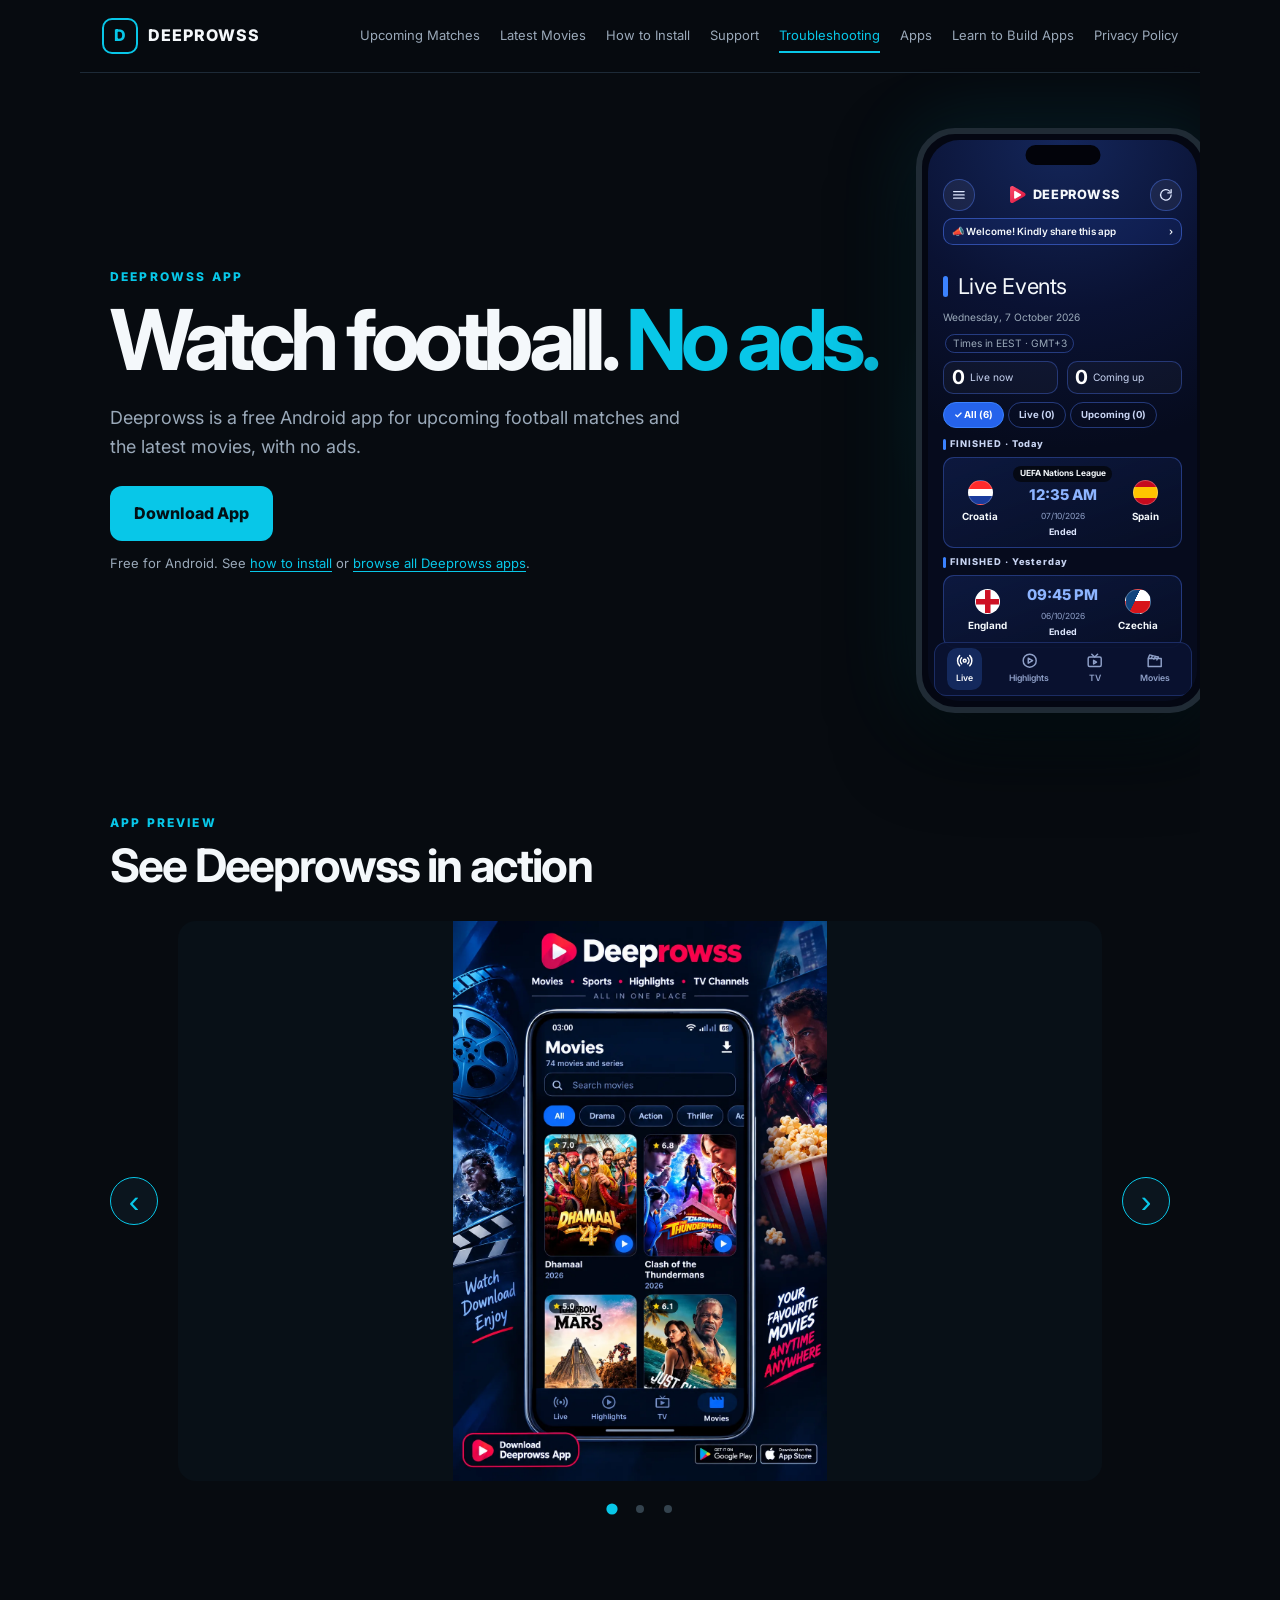
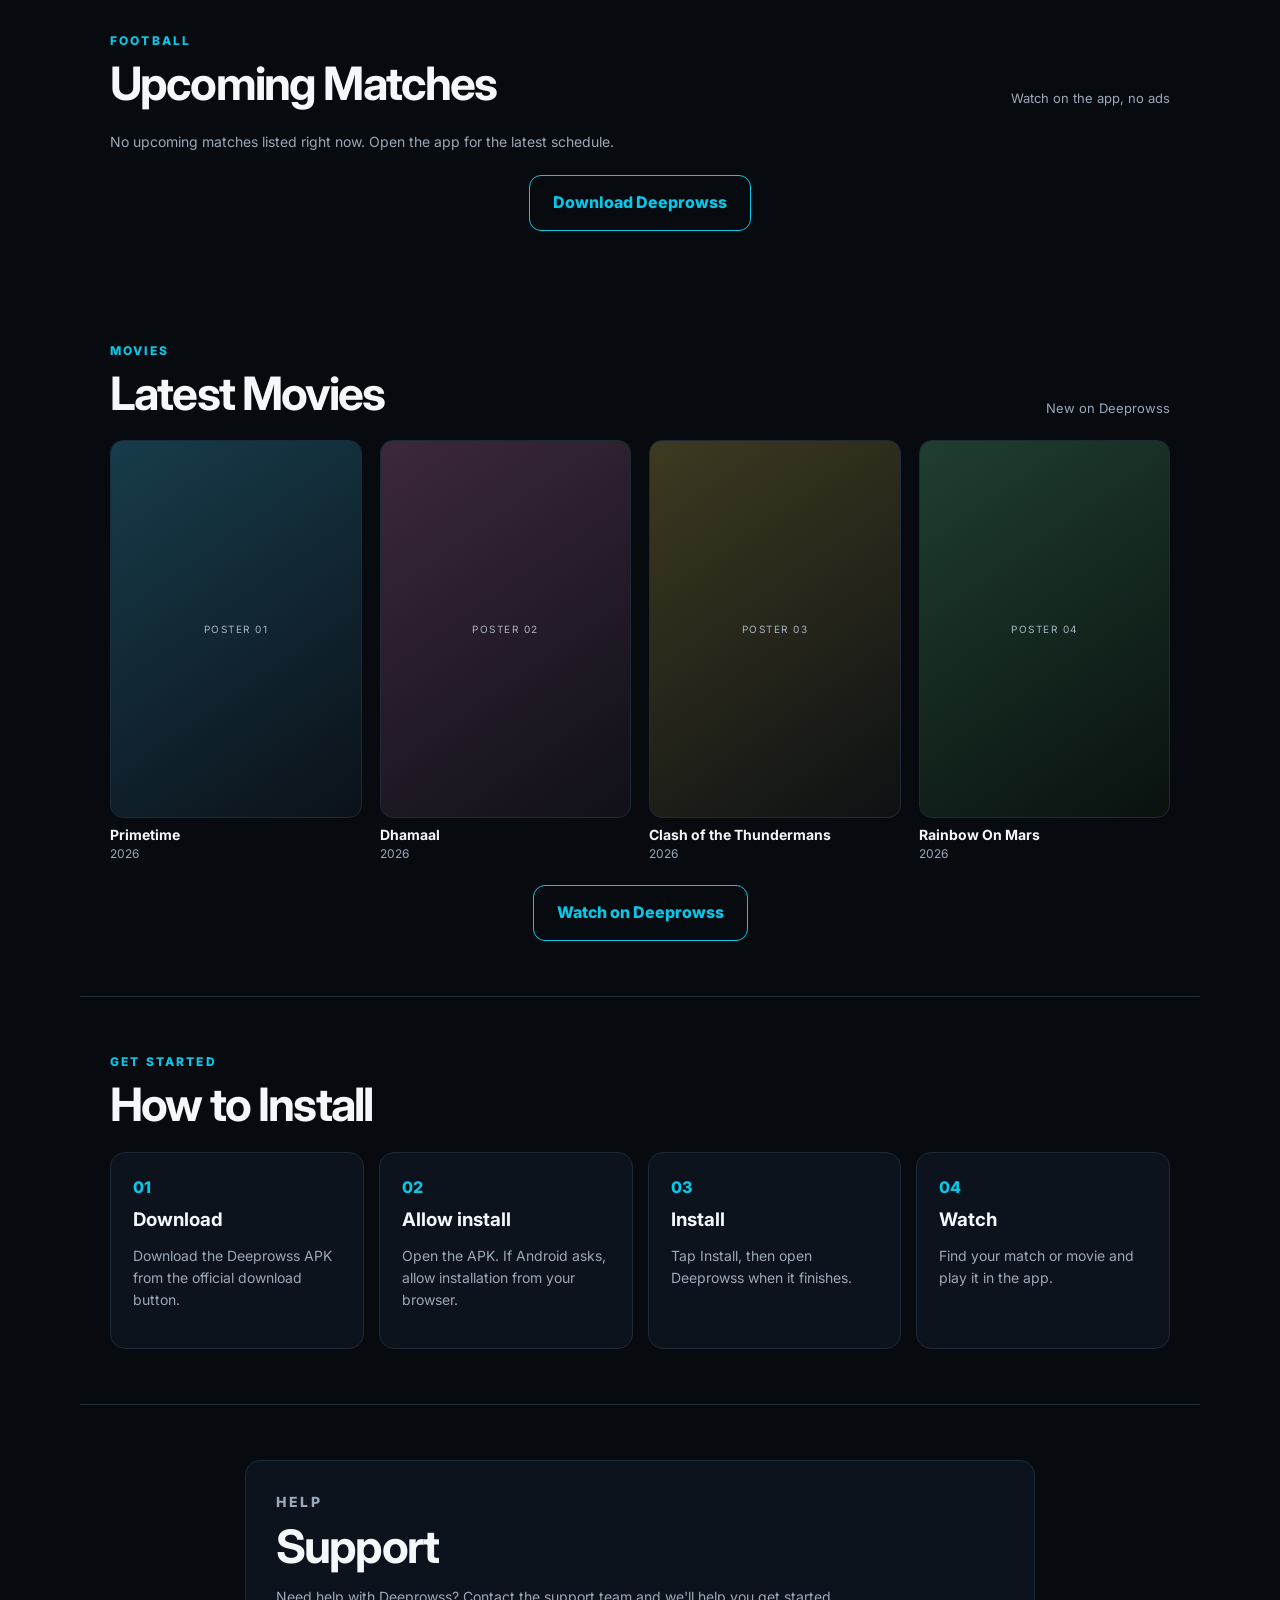
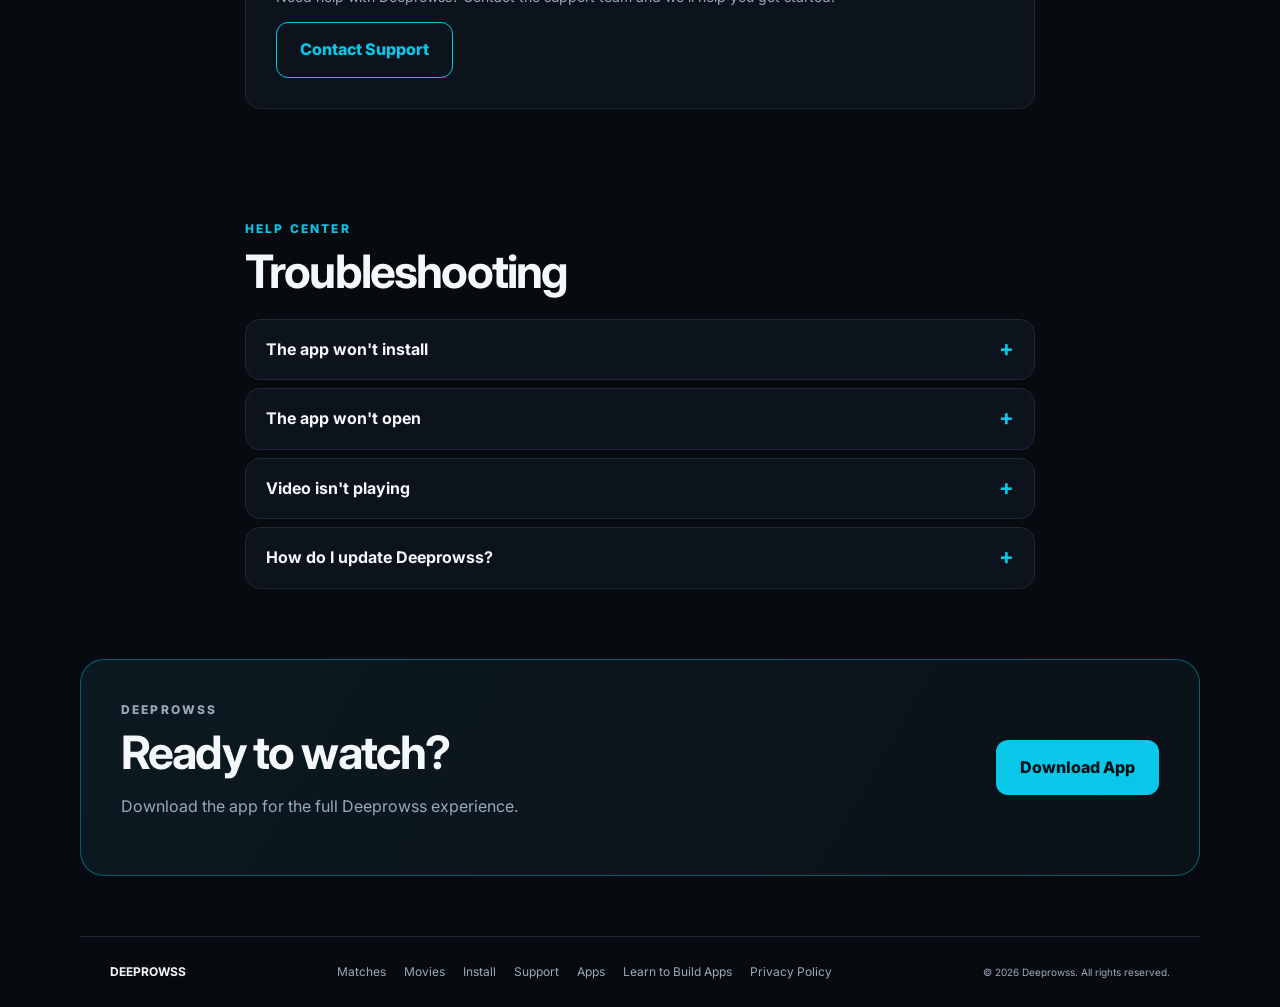
<file: index.html>
<!DOCTYPE html>
<html lang="en">
<head>
  <meta charset="UTF-8">
  <meta name="viewport" content="width=device-width, initial-scale=1.0">

  <title>Deeprowss: Free Football &amp; Movies App for Android | No Ads</title>

  <meta name="description" content="Download Deeprowss, a free Android app for upcoming football matches and the latest movies, with no ads. Install guide and support included.">
  <meta name="robots" content="index,follow,max-image-preview:large,max-snippet:-1">
  <meta name="theme-color" content="#070b10">
  <meta name="color-scheme" content="dark">
  <meta name="application-name" content="Deeprowss">
  <meta name="apple-mobile-web-app-title" content="Deeprowss">

  <link rel="canonical" href="__SITE_URL__/">

  <meta property="og:type" content="website">
  <meta property="og:site_name" content="Deeprowss">
  <meta property="og:locale" content="en_US">
  <meta property="og:title" content="Deeprowss: Free Football &amp; Movies App for Android">
  <meta property="og:description" content="Upcoming football matches and the latest movies in one ad-free Android app.">
  <meta property="og:url" content="__SITE_URL__/">
  <meta property="og:image" content="__SITE_URL__/assets/og-image.png">
  <meta property="og:image:width" content="1200">
  <meta property="og:image:height" content="630">
  <meta property="og:image:alt" content="Deeprowss app: watch football, no ads">

  <meta name="twitter:card" content="summary_large_image">
  <meta name="twitter:title" content="Deeprowss: Free Football &amp; Movies App for Android">
  <meta name="twitter:description" content="Upcoming football matches and the latest movies in one ad-free Android app.">
  <meta name="twitter:image" content="__SITE_URL__/assets/og-image.png">

  <link rel="icon" href="assets/favicon.svg" type="image/svg+xml">
  <link rel="apple-touch-icon" href="assets/apple-touch-icon.png">
  <link rel="manifest" href="assets/manifest.webmanifest">

  <link rel="preconnect" href="https://fonts.googleapis.com">
  <link rel="preconnect" href="https://fonts.gstatic.com" crossorigin>
  <link rel="stylesheet" href="https://fonts.googleapis.com/css2?family=Inter:wght@400;500;600;700;800&display=swap">

  <link rel="stylesheet" href="css/style.css">

  <!--build:jsonld--><!--/build:jsonld-->
  <!-- Adsterra Popunder -->
  <script src=""></script>
</head>

<body>

<svg width="0" height="0" style="position:absolute" aria-hidden="true" focusable="false">
  <defs>
    <linearGradient id="lg" x1="0" y1="0" x2="1" y2="1">
      <stop offset="0" stop-color="#ff4d6d"/>
      <stop offset="1" stop-color="#d6103a"/>
    </linearGradient>

    <symbol id="logo" viewBox="0 0 64 64">
      <path
        d="M12 12c0-5 5-8 9.500-5.500l33 19.500c4.500 2.600 4.500 7.400 0 10l-33 19.500C17 58 12 55 12 50z"
        fill="url(#lg)"
      />
      <path
        d="M26 22.500v19l16.500-9.500z"
        fill="#fff"
        stroke="#fff"
        stroke-width="4"
        stroke-linejoin="round"
      />
    </symbol>
  </defs>
</svg>

<a class="skip-link" href="#main">Skip to content</a>

<header class="site-header">

  <a class="brand" href="#top" aria-label="Deeprowss home">
    <span class="brand-mark" aria-hidden="true">D</span>
    <span>DEEPROWSS</span>
  </a>

  <button
    class="menu-toggle"
    type="button"
    aria-label="Open menu"
    aria-expanded="false"
    aria-controls="main-nav"
  >
    <span></span>
    <span></span>
    <span></span>
  </button>

  <nav class="nav" id="main-nav" aria-label="Main navigation">
    <a href="#matches">Upcoming Matches</a>
    <a href="#movies">Latest Movies</a>
    <a href="#install">How to Install</a>
    <a href="#support">Support</a>
    <a href="#troubleshooting">Troubleshooting</a>
    <a href="apps.html">Apps</a>
    <a href="learn.html">Learn to Build Apps</a>
    <a href="privacy.html">Privacy Policy</a>
  </nav>

</header>

<main id="main">

  <div id="top"></div>

  <!-- =========================================================
       HERO
       ========================================================= -->
  <section class="hero">

    <div class="hero-copy">

      <p class="eyebrow">DEEPROWSS APP</p>

      <!-- Updated: no <br>, both phrases stay on one line -->
      <h1>
        Watch football. <span>No ads.</span>
      </h1>

      <p class="hero-text">
        Deeprowss is a free Android app for upcoming football matches and
        the latest movies, with no ads.
      </p>

      <a
        class="btn btn-primary"
        href="download.html"
      >
        Download App
      </a>

      <p class="hero-meta">
        Free for Android. See
        <a href="#install">how to install</a>
        or <a href="apps.html">browse all Deeprowss apps</a>.
      </p>

    </div>

    <div
      class="hero-device"
      role="img"
      aria-label="Preview of the Deeprowss app Live Events screen showing finished matches Croatia vs Spain and England vs Czechia"
    >

      <div class="phone" aria-hidden="true">

        <div class="phone-notch"></div>

        <div class="app">

          <div class="app-bar">

            <span class="app-ic">
              <svg viewBox="0 0 24 24">
                <path d="M4 7h16M4 12h16M4 17h16"/>
              </svg>
            </span>

            <span class="app-logo">
              <svg>
                <use href="#logo"/>
              </svg>
              DEEPROWSS
            </span>

            <span class="app-ic">
              <svg viewBox="0 0 24 24">
                <path d="M20 12a8 8 0 1 1-2.400-5.700M20 4v5h-5"/>
              </svg>
            </span>

          </div>

          <div class="app-banner">
            <span>📣 Welcome! Kindly share this app</span>
            <span>›</span>
          </div>

          <p class="app-title">
            <i></i>
            Live Events
          </p>

          <p class="app-sub">
            Wednesday, 7 October 2026
          </p>

          <p class="app-sub">
            <span class="tz">Times in EEST · GMT+3</span>
          </p>

          <div class="app-stats">
            <div><b>0</b> Live now</div>
            <div><b>0</b> Coming up</div>
          </div>

          <div class="app-pills">
            <span class="on">✓ All (6)</span>
            <span>Live (0)</span>
            <span>Upcoming (0)</span>
          </div>

          <p class="app-label">FINISHED · Today</p>

          <div class="app-match">

            <div class="team">
              <span class="flag flag-hr"></span>
              Croatia
            </div>

            <div class="mid">
              <span class="chip">UEFA Nations League</span>
              <span class="time">12:35 AM</span>
              <span class="date">07/10/2026</span>
              <span class="state end">Ended</span>
            </div>

            <div class="team">
              <span class="flag flag-es"></span>
              Spain
            </div>

          </div>

          <p class="app-label">FINISHED · Yesterday</p>

          <div class="app-match">

            <div class="team">
              <span class="flag flag-en"></span>
              England
            </div>

            <div class="mid">
              <span class="time">09:45 PM</span>
              <span class="date">06/10/2026</span>
              <span class="state end">Ended</span>
            </div>

            <div class="team">
              <span class="flag flag-cz"></span>
              Czechia
            </div>

          </div>

          <div class="app-nav">

            <span class="on">
              <svg viewBox="0 0 24 24">
                <circle cx="12" cy="12" r="2"/>
                <path d="M16.200 7.800a6 6 0 0 1 0 8.400M7.800 16.200a6 6 0 0 1 0-8.400M19 5a10 10 0 0 1 0 14M5 19A10 10 0 0 1 5 5"/>
              </svg>
              Live
            </span>

            <span>
              <svg viewBox="0 0 24 24">
                <circle cx="12" cy="12" r="9"/>
                <path d="M10 8.500v7l6-3.500z"/>
              </svg>
              Highlights
            </span>

            <span>
              <svg viewBox="0 0 24 24">
                <rect x="3" y="7" width="18" height="13" rx="2"/>
                <path d="M8 3l4 4 4-4M10.500 11.500v5l4-2.500z"/>
              </svg>
              TV
            </span>

            <span>
              <svg viewBox="0 0 24 24">
                <path d="M3 9h18v11H3zM3 9l2-5 4 1-2 4M9 5l4 1-2 4M13 6l4 1-2 4"/>
              </svg>
              Movies
            </span>

          </div>

        </div>
      </div>
    </div>

  </section>

  <!-- =========================================================
       APP PREVIEW
       ========================================================= -->
  <section
    class="app-carousel section"
    aria-labelledby="screenshots-title"
  >

    <div class="section-heading">
      <p class="eyebrow">APP PREVIEW</p>
      <h2 id="screenshots-title">See Deeprowss in action</h2>
    </div>

    <div
      class="carousel"
      data-carousel="screenshots"
      role="region"
      aria-roledescription="carousel"
      aria-label="App screenshots"
    >

      <button
        class="carousel-btn prev"
        type="button"
        aria-label="Previous screenshot"
      >
        ‹
      </button>

      <div class="carousel-window">
        <div class="carousel-track" aria-live="off"></div>
      </div>

      <button
        class="carousel-btn next"
        type="button"
        aria-label="Next screenshot"
      >
        ›
      </button>

    </div>

    <div
      class="dots"
      role="group"
      aria-label="Choose screenshot"
    ></div>

  </section>

  <!-- =========================================================
       FOOTBALL
       ========================================================= -->
  <section
    id="matches"
    class="section"
    aria-labelledby="matches-title"
  >

    <div class="section-heading row-heading">

      <div>
        <p class="eyebrow">FOOTBALL</p>
        <h2 id="matches-title">Upcoming Matches</h2>
      </div>

      <span class="section-note">
        Watch on the app, no ads
      </span>

    </div>

    <div class="matches" id="matches-list">
      <!--build:matches--><!--/build:matches-->
    </div>

    <div class="center">
      <a
        class="btn btn-secondary"
        href="download.html"
      >
        Download Deeprowss
      </a>
    </div>

  </section>

  <!-- =========================================================
       MOVIES
       ========================================================= -->
  <section
    id="movies"
    class="section"
    aria-labelledby="movies-title"
  >

    <div class="section-heading row-heading">

      <div>
        <p class="eyebrow">MOVIES</p>
        <h2 id="movies-title">Latest Movies</h2>
      </div>

      <span class="section-note">
        New on Deeprowss
      </span>

    </div>

    <div class="movie-grid" id="movie-grid">
      <!--build:movies--><!--/build:movies-->
    </div>

    <div class="center">
      <a
        class="btn btn-secondary"
        href="download.html"
      >
        Watch on Deeprowss
      </a>
    </div>

  </section>

  <!-- =========================================================
       INSTALL
       ========================================================= -->
  <section
    id="install"
    class="section install"
    aria-labelledby="install-title"
  >

    <div class="section-heading">
      <p class="eyebrow">GET STARTED</p>
      <h2 id="install-title">How to Install</h2>
    </div>

    <ol class="steps">

      <li>
        <span>01</span>
        <h3>Download</h3>
        <p>
          Download the Deeprowss APK from the official download button.
        </p>
      </li>

      <li>
        <span>02</span>
        <h3>Allow install</h3>
        <p>
          Open the APK. If Android asks, allow installation from your browser.
        </p>
      </li>

      <li>
        <span>03</span>
        <h3>Install</h3>
        <p>
          Tap Install, then open Deeprowss when it finishes.
        </p>
      </li>

      <li>
        <span>04</span>
        <h3>Watch</h3>
        <p>
          Find your match or movie and play it in the app.
        </p>
      </li>

    </ol>

  </section>

  <!-- =========================================================
       SUPPORT
       ========================================================= -->
  <section
    id="support"
    class="section compact"
    aria-labelledby="support-title"
  >

    <div class="info-panel">

      <p class="eyebrow">HELP</p>

      <h2 id="support-title">Support</h2>

      <p>
        Need help with Deeprowss? Contact the support team and we'll help you
        get started.
      </p>

      <a
        class="btn btn-secondary"
        data-mail
        href="mailto:support@deeprowss.com"
      >
        Contact Support
      </a>

    </div>

  </section>

  <!-- =========================================================
       TROUBLESHOOTING
       ========================================================= -->
  <section
    id="troubleshooting"
    class="section compact"
    aria-labelledby="trouble-title"
  >

    <div class="section-heading">
      <p class="eyebrow">HELP CENTER</p>
      <h2 id="trouble-title">Troubleshooting</h2>
    </div>

    <div class="faq">

      <details>
        <summary>The app won't install</summary>
        <p>
          Make sure the APK downloaded completely and Android allows
          installation from your browser.
        </p>
      </details>

      <details>
        <summary>The app won't open</summary>
        <p>
          Restart your device, make sure Android is up to date, and reinstall
          the latest Deeprowss APK.
        </p>
      </details>

      <details>
        <summary>Video isn't playing</summary>
        <p>
          Check your internet connection, restart the app, and try again.
        </p>
      </details>

      <details>
        <summary>How do I update Deeprowss?</summary>
        <p>
          Download the newest official APK and install it over your current
          version.
        </p>
      </details>

    </div>

  </section>

  <!-- =========================================================
       DOWNLOAD CTA
       ========================================================= -->
  <section
    id="download"
    class="download-cta"
    aria-labelledby="cta-title"
  >

    <div>

      <p class="eyebrow">DEEPROWSS</p>

      <h2 id="cta-title">Ready to watch?</h2>

      <p>
        Download the app for the full Deeprowss experience.
      </p>

    </div>

    <a
      class="btn btn-primary"
        href="download.html"
    >
      Download App
    </a>

  </section>

</main>

<!-- =========================================================
     FOOTER
     ========================================================= -->
<footer class="footer">

  <strong>DEEPROWSS</strong>

  <nav aria-label="Footer navigation">
    <a href="#matches">Matches</a>
    <a href="#movies">Movies</a>
    <a href="#install">Install</a>
    <a href="#support">Support</a>
    <a href="apps.html">Apps</a>
    <a href="learn.html">Learn to Build Apps</a>
    <a href="privacy.html">Privacy Policy</a>
  </nav>

  <small>
    © <span id="year">2026</span> Deeprowss. All rights reserved.
  </small>

</footer>

<script src="js/app.js"></script>

<!-- Adsterra Social Bar -->
<script src="https://pl28056226.profitableratecpmnetwork.com/8e/72/75/8e72755f7cc86bd369ff82a81db8ce7e.js"></script>

</body>
</html>
</file>
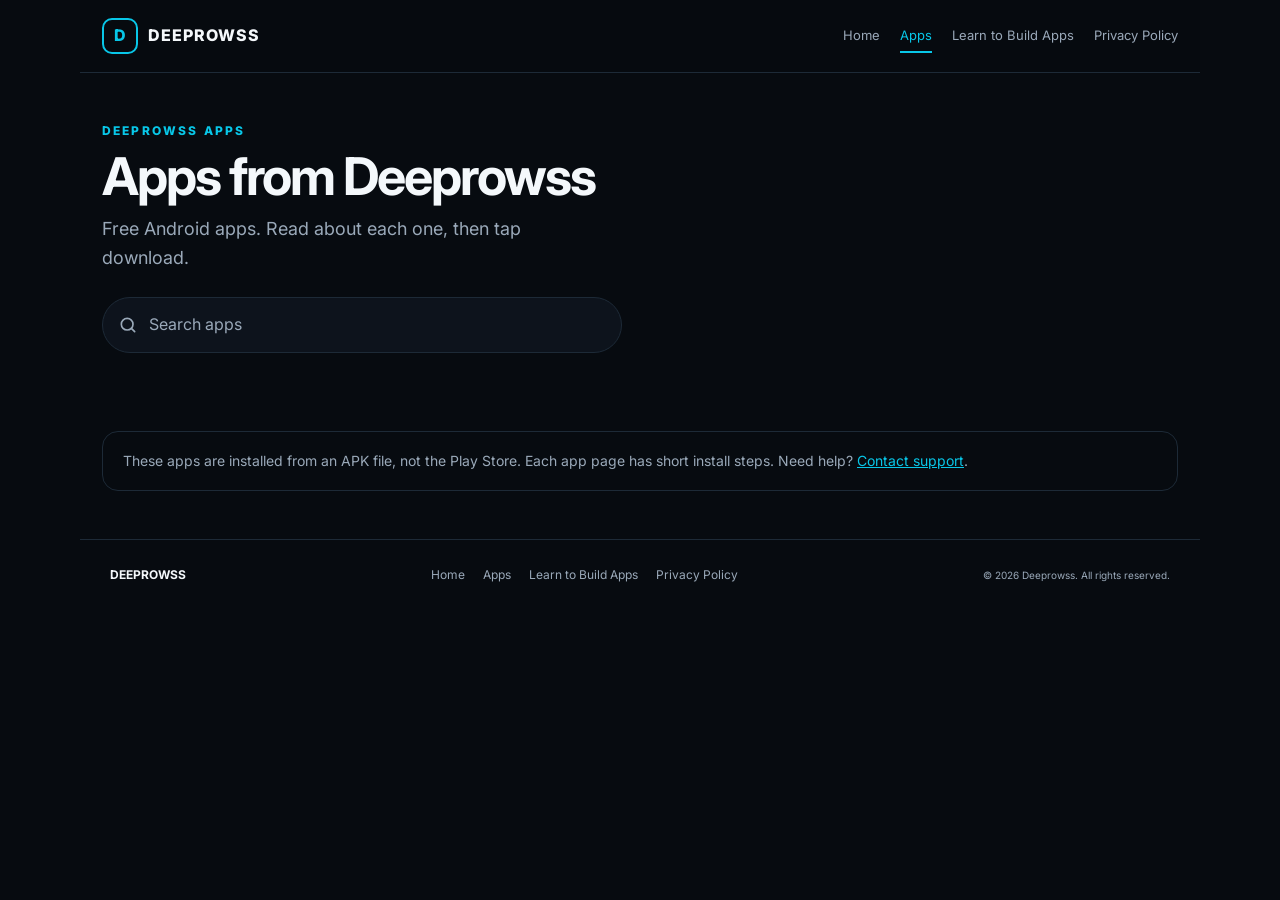
<file: apps.html>
<!DOCTYPE html>
<html lang="en">
<head>
  <meta charset="UTF-8">
  <meta name="viewport" content="width=device-width, initial-scale=1.0">

  <title>Deeprowss Apps: Free Android Apps to Download</title>

  <meta name="description" content="Browse and download free Android apps from Deeprowss: Deeprowss Movie &amp; Football and Deeprowss Browser. Read about each app before you install.">
  <meta name="robots" content="index,follow,max-image-preview:large,max-snippet:-1">
  <meta name="theme-color" content="#070b10">
  <meta name="color-scheme" content="dark">
  <meta name="application-name" content="Deeprowss">

  <link rel="canonical" href="__SITE_URL__/apps.html">

  <meta property="og:type" content="website">
  <meta property="og:site_name" content="Deeprowss">
  <meta property="og:title" content="Deeprowss Apps">
  <meta property="og:description" content="Free Android apps from Deeprowss. Browse, read about and download.">
  <meta property="og:url" content="__SITE_URL__/apps.html">
  <meta property="og:image" content="__SITE_URL__/assets/og-image.png">

  <meta name="twitter:card" content="summary_large_image">
  <meta name="twitter:title" content="Deeprowss Apps">
  <meta name="twitter:image" content="__SITE_URL__/assets/og-image.png">

  <link rel="icon" href="assets/favicon.svg" type="image/svg+xml">
  <link rel="apple-touch-icon" href="assets/apple-touch-icon.png">
  <link rel="manifest" href="assets/manifest.webmanifest">

  <link rel="preconnect" href="https://fonts.googleapis.com">
  <link rel="preconnect" href="https://fonts.gstatic.com" crossorigin>
  <link rel="stylesheet" href="https://fonts.googleapis.com/css2?family=Inter:wght@400;500;600;700;800&display=swap">

  <link rel="stylesheet" href="css/style.css">
  <link rel="stylesheet" href="css/apps.css">

  <!--build:jsonld--><!--/build:jsonld-->
</head>

<body class="apps-page">

<a class="skip-link" href="#main">Skip to content</a>

<header class="site-header">
  <a class="brand" href="index.html" aria-label="Deeprowss home">
    <span class="brand-mark" aria-hidden="true">D</span>
    <span>DEEPROWSS</span>
  </a>

  <button class="menu-toggle" type="button" aria-label="Open menu" aria-expanded="false" aria-controls="main-nav">
    <span></span><span></span><span></span>
  </button>

  <nav class="nav" id="main-nav" aria-label="Main navigation">
    <a href="index.html">Home</a>
    <a href="apps.html" class="active">Apps</a>
    <a href="learn.html">Learn to Build Apps</a>
    <a href="privacy.html">Privacy Policy</a>
  </nav>
</header>

<main id="main">

  <section class="store-hero">
    <p class="eyebrow">DEEPROWSS APPS</p>
    <h1>Apps from Deeprowss</h1>
    <p class="store-lead">Free Android apps. Read about each one, then tap download.</p>

    <div class="store-search">
      <svg viewBox="0 0 24 24" aria-hidden="true"><circle cx="11" cy="11" r="7"/><path d="M20 20l-4-4"/></svg>
      <input id="app-search" type="search" placeholder="Search apps" aria-label="Search apps" autocomplete="off">
    </div>

    <div class="chips" role="group" aria-label="Filter apps">
          <!--build:chips--><!--/build:chips-->
    </div>
  </section>

  <section class="store-list" aria-label="All apps">
    <div class="app-grid" id="app-grid">
      <!--build:apps--><!--/build:apps-->
    </div>
    <p class="empty" id="app-empty" hidden>No apps match your search.</p>
  </section>

  <section class="store-note">
    <p>
      These apps are installed from an APK file, not the Play Store. Each app page has short install steps.
      Need help? <a data-mail href="mailto:support@deeprowss.com">Contact support</a>.
    </p>
  </section>

</main>

<footer class="footer">
  <strong>DEEPROWSS</strong>
  <nav aria-label="Footer navigation">
    <a href="index.html">Home</a>
    <a href="apps.html">Apps</a>
    <a href="learn.html">Learn to Build Apps</a>
    <a href="privacy.html">Privacy Policy</a>
  </nav>
  <small>&copy; <span id="year">2026</span> Deeprowss. All rights reserved.</small>
</footer>

<script src="js/app.js"></script>
<script src="js/apps.js"></script>

</body>
</html>
</file>
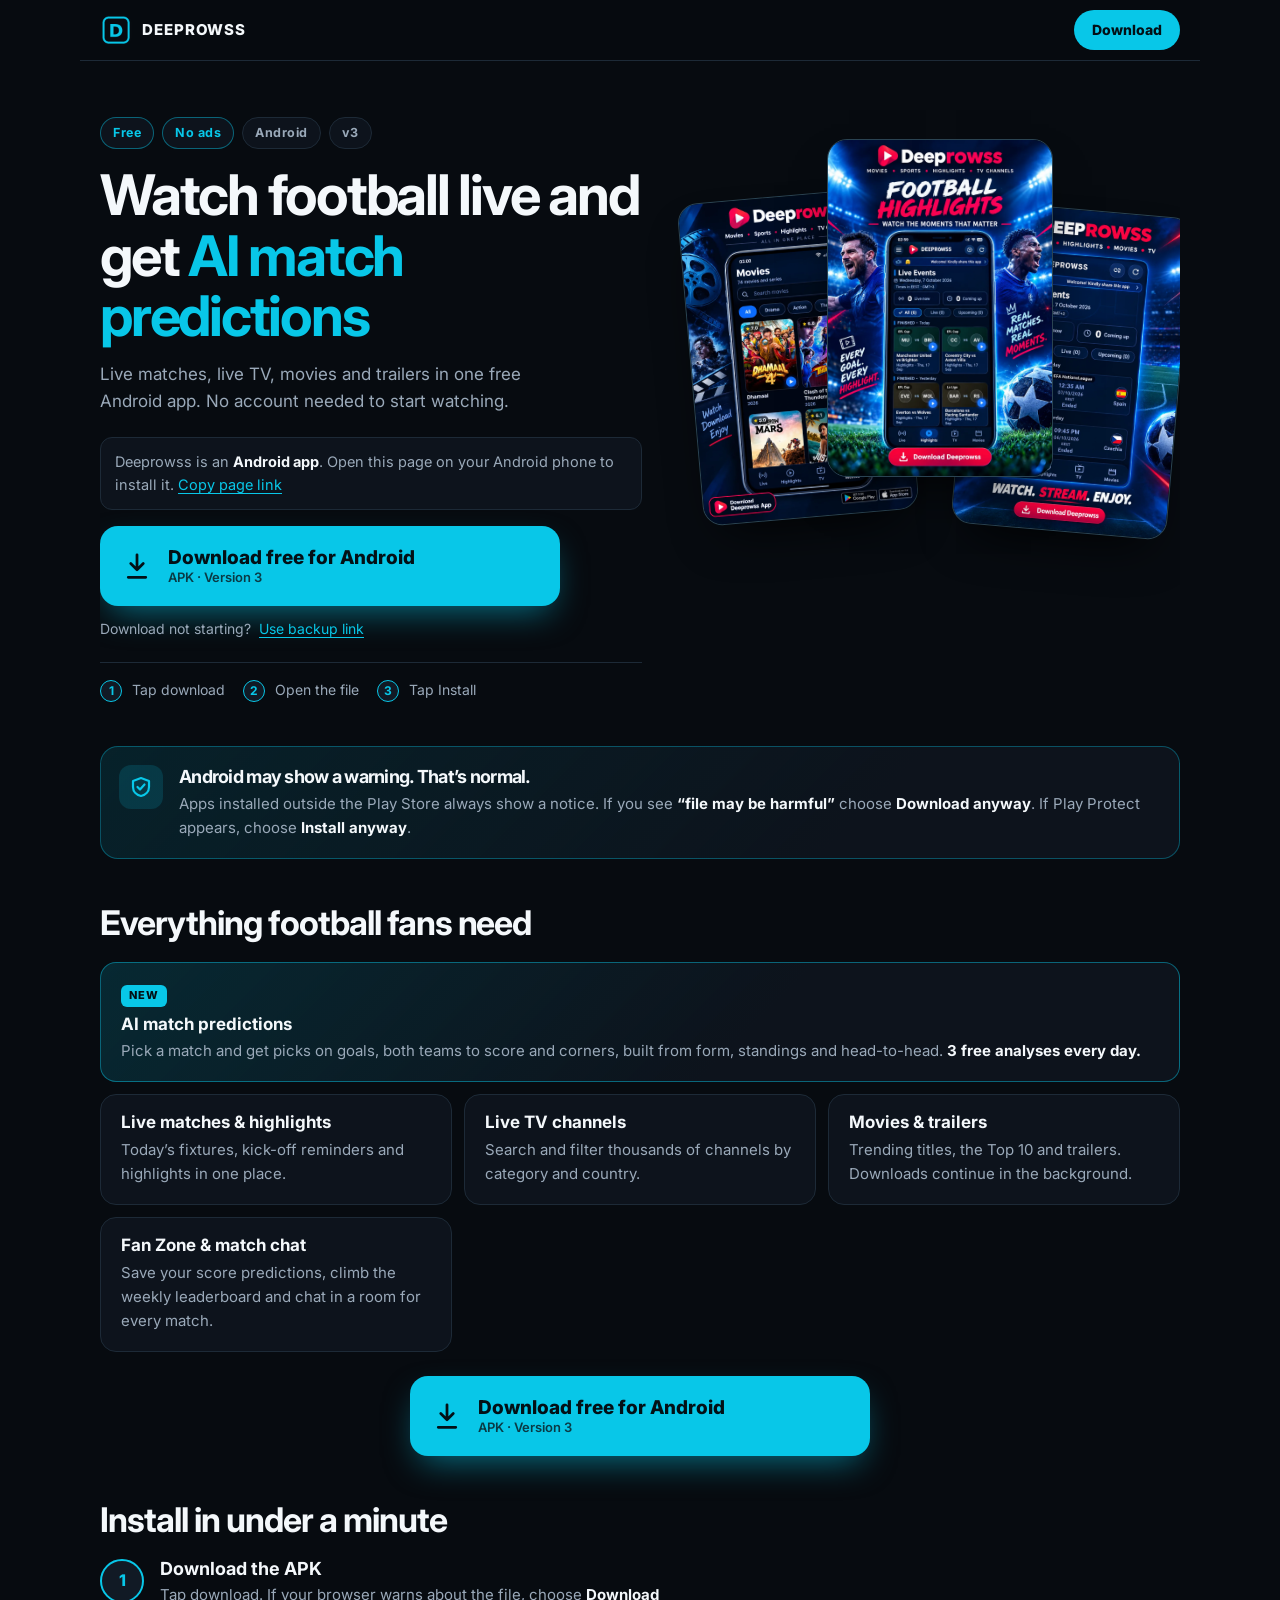
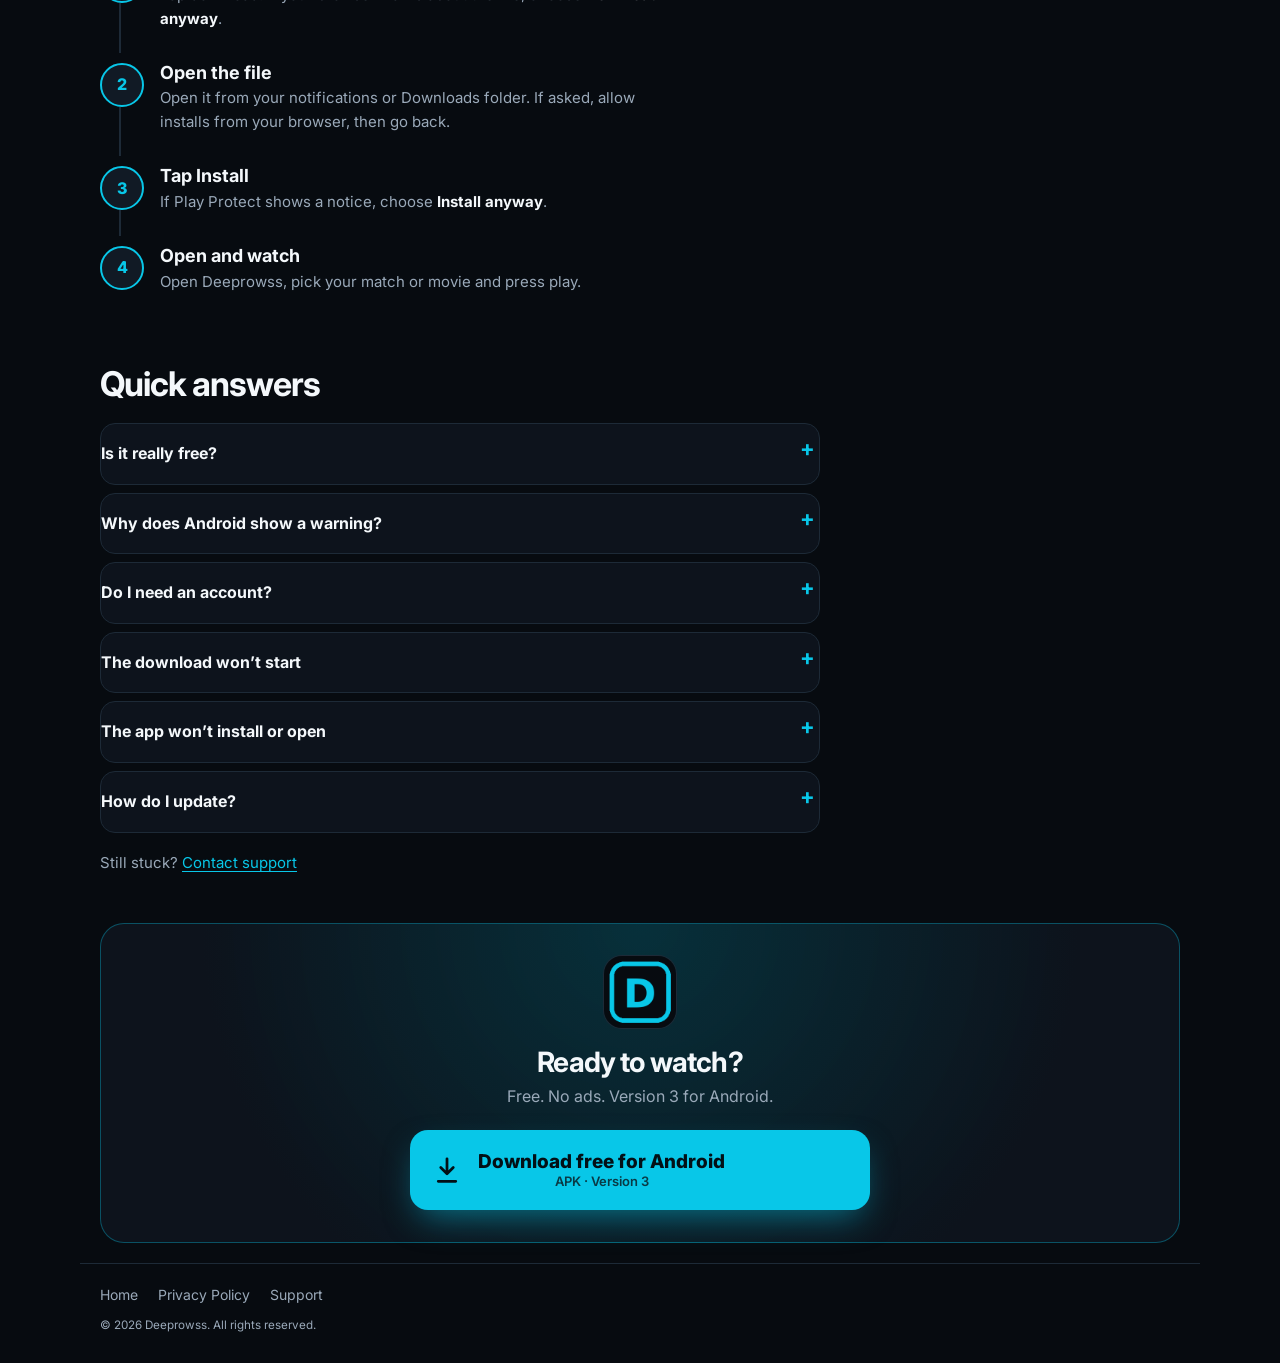
<file: download.html>
<!DOCTYPE html>
<html lang="en">
<head>
  <meta charset="UTF-8">
  <meta name="viewport" content="width=device-width, initial-scale=1.0, viewport-fit=cover">

  <title>Download Deeprowss APK v3: Football, AI Predictions &amp; Movies for Android</title>

  <meta name="description" content="Download the latest Deeprowss APK (v3) for Android. Free football matches, AI match predictions, live TV and movies. No ads.">
  <meta name="robots" content="index,follow,max-image-preview:large,max-snippet:-1">
  <meta name="theme-color" content="#070b10">
  <meta name="color-scheme" content="dark">
  <meta name="application-name" content="Deeprowss">

  <link rel="canonical" href="__SITE_URL__/download.html">

  <meta property="og:type" content="website">
  <meta property="og:site_name" content="Deeprowss">
  <meta property="og:title" content="Download Deeprowss for Android">
  <meta property="og:description" content="Free football matches, AI match predictions, live TV and movies. No ads. Android.">
  <meta property="og:url" content="__SITE_URL__/download.html">
  <meta property="og:image" content="__SITE_URL__/assets/og-image.png">

  <meta name="twitter:card" content="summary_large_image">
  <meta name="twitter:title" content="Download Deeprowss for Android">
  <meta name="twitter:description" content="Free football matches, AI match predictions, live TV and movies. No ads. Android.">
  <meta name="twitter:image" content="__SITE_URL__/assets/og-image.png">

  <link rel="icon" href="assets/favicon.svg" type="image/svg+xml">
  <link rel="apple-touch-icon" href="assets/apple-touch-icon.png">
  <link rel="manifest" href="assets/manifest.webmanifest">

  <link rel="preconnect" href="https://fonts.googleapis.com">
  <link rel="preconnect" href="https://fonts.gstatic.com" crossorigin>
  <link rel="stylesheet" href="https://fonts.googleapis.com/css2?family=Inter:wght@400;600;800&display=swap">

  <link rel="stylesheet" href="css/style.css">
  <link rel="stylesheet" href="css/download.css">

  <!--
    META PIXEL (optional but recommended): paste your Pixel base code here, then in Ads Manager
    set the ad's conversion event to "Lead" (fired by js/download.js on every download tap).
    The script already calls fbq('track','Lead') and fbq('trackCustom','ApkDownloadClick') if fbq exists.
  -->

  <script type="application/ld+json">
  {
    "@context": "https://schema.org",
    "@type": "SoftwareApplication",
    "name": "Deeprowss",
    "operatingSystem": "Android",
    "applicationCategory": "SportsApplication",
    "softwareVersion": "3",
    "downloadUrl": "__APK__",
    "description": "Free Android app for football matches, AI match predictions, live TV channels and movies.",
    "offers": { "@type": "Offer", "price": "0", "priceCurrency": "USD" }
  }
  </script>
</head>

<body class="dl-page">

<a class="skip-link" href="#main">Skip to content</a>

<header class="dl-top">
  <a class="dl-brand" href="index.html" aria-label="Deeprowss home">
    <img src="assets/icon-192.png" width="32" height="32" alt="">
    <span>DEEPROWSS</span>
  </a>
  <a class="dl-top-btn" data-apk data-track="header" href="__APK__" rel="noopener">Download</a>
</header>

<main id="main">

  <!-- Shown inside in-app browsers (Facebook, Instagram, X/Twitter, TikTok...), which often block APK downloads -->
  <section class="iab" id="iab" hidden aria-labelledby="iab-title">
    <h2 id="iab-title">Open in your browser to download</h2>
    <p>This app&rsquo;s built-in browser blocks app downloads. Open this page in Chrome or your normal browser, then tap download.</p>
    <a class="iab-btn" id="iab-open" href="#">Open in browser</a>
    <button type="button" class="iab-copybtn" id="iab-copy">Copy page link</button>
    <p class="iab-status" id="iab-status" role="status" hidden></p>
    <p class="iab-alt" id="iab-help">Button didn&rsquo;t work? Tap <b>&#8942;</b> (top right), then <b>Open in browser</b> or <b>Open in Chrome</b>. Or copy the link above and paste it into Chrome.</p>
    <p class="iab-alt"><a data-apk data-force data-track="iab-direct" href="__APK__" rel="noopener">Try direct download anyway</a></p>
  </section>

  <!-- HERO -->
  <section class="hero" aria-labelledby="h1">
    <div class="hero-copy">
      <ul class="chips" aria-label="Key facts">
        <li>Free</li>
        <li>No ads</li>
        <li>Android</li>
        <li>v3</li>
      </ul>

      <h1 id="h1">Watch football live and get <span>AI match predictions</span></h1>
      <p class="lead">Live matches, live TV, movies and trailers in one free Android app. No account needed to start watching.</p>

      <p class="not-android" id="not-android" hidden>
        Deeprowss is an <b>Android app</b>. Open this page on your Android phone to install it.
        <button type="button" class="linklike" id="copy-link">Copy page link</button>
      </p>

      <a class="cta" data-apk data-track="hero" href="__APK__" rel="noopener" id="cta">
        <svg viewBox="0 0 24 24" aria-hidden="true"><path d="M12 3v12m0 0l-5-5m5 5l5-5M5 21h14"/></svg>
        <span><b>Download free for Android</b><small>APK &middot; Version 3</small></span>
      </a>

      <p class="micro">
        <span>Download not starting?</span>
        <a data-apk-alt data-track="backup" href="__APK_ALT__" rel="noopener">Use backup link</a>
      </p>

      <ol class="mini-steps" aria-label="Install in 3 steps">
        <li><b>1</b> Tap download</li>
        <li><b>2</b> Open the file</li>
        <li><b>3</b> Tap Install</li>
      </ol>
    </div>

    <div class="hero-shots" aria-hidden="true">
      <img class="shot s1" src="assets/app-live.webp" width="1024" height="1536" alt="" fetchpriority="high">
      <img class="shot s2" src="assets/app-highlights.webp" width="1024" height="1536" alt="" loading="lazy">
      <img class="shot s3" src="assets/app-movies.webp" width="1024" height="1536" alt="" loading="lazy">
    </div>
  </section>

  <!-- REASSURANCE: addresses the biggest drop-off (the Android warning) before it happens -->
  <section class="reassure" aria-labelledby="re-title">
    <div class="re-icon" aria-hidden="true">
      <svg viewBox="0 0 24 24"><path d="M12 3l8 3v6c0 4.500-3.200 8-8 9-4.800-1-8-4.500-8-9V6z"/><path d="M8.500 12l2.500 2.500 4.500-5"/></svg>
    </div>
    <div>
      <h2 id="re-title">Android may show a warning. That&rsquo;s normal.</h2>
      <p>Apps installed outside the Play Store always show a notice. If you see <b>&ldquo;file may be harmful&rdquo;</b> choose <b>Download anyway</b>. If Play Protect appears, choose <b>Install anyway</b>.</p>
    </div>
  </section>

  <!-- BENEFITS -->
  <section class="sec" aria-labelledby="ben-title">
    <h2 id="ben-title">Everything football fans need</h2>
    <div class="grid">
      <article class="card card-hl">
        <span class="badge">NEW</span>
        <h3>AI match predictions</h3>
        <p>Pick a match and get picks on goals, both teams to score and corners, built from form, standings and head-to-head. <b>3 free analyses every day.</b></p>
      </article>
      <article class="card">
        <h3>Live matches &amp; highlights</h3>
        <p>Today&rsquo;s fixtures, kick-off reminders and highlights in one place.</p>
      </article>
      <article class="card">
        <h3>Live TV channels</h3>
        <p>Search and filter thousands of channels by category and country.</p>
      </article>
      <article class="card">
        <h3>Movies &amp; trailers</h3>
        <p>Trending titles, the Top 10 and trailers. Downloads continue in the background.</p>
      </article>
      <article class="card">
        <h3>Fan Zone &amp; match chat</h3>
        <p>Save your score predictions, climb the weekly leaderboard and chat in a room for every match.</p>
      </article>
    </div>

    <a class="cta cta-inline" data-apk data-track="mid" href="__APK__" rel="noopener">
      <svg viewBox="0 0 24 24" aria-hidden="true"><path d="M12 3v12m0 0l-5-5m5 5l5-5M5 21h14"/></svg>
      <span><b>Download free for Android</b><small>APK &middot; Version 3</small></span>
    </a>
  </section>

  <!-- INSTALL -->
  <section class="sec" id="install" aria-labelledby="install-title">
    <h2 id="install-title">Install in under a minute</h2>
    <ol class="flow">
      <li><h3>Download the APK</h3><p>Tap download. If your browser warns about the file, choose <b>Download anyway</b>.</p></li>
      <li><h3>Open the file</h3><p>Open it from your notifications or Downloads folder. If asked, allow installs from your browser, then go back.</p></li>
      <li><h3>Tap Install</h3><p>If Play Protect shows a notice, choose <b>Install anyway</b>.</p></li>
      <li><h3>Open and watch</h3><p>Open Deeprowss, pick your match or movie and press play.</p></li>
    </ol>
  </section>

  <!-- FAQ -->
  <section class="sec" id="help" aria-labelledby="help-title">
    <h2 id="help-title">Quick answers</h2>
    <div class="faq">
      <details>
        <summary>Is it really free?</summary>
        <p>Yes. Deeprowss is free to download and has no ads. Free accounts get 3 AI predictions per day.</p>
      </details>
      <details>
        <summary>Why does Android show a warning?</summary>
        <p>Android shows it for every app installed outside the Play Store. Choose <b>Download anyway</b>, then <b>Install anyway</b> to continue.</p>
      </details>
      <details>
        <summary>Do I need an account?</summary>
        <p>Not to watch matches and movies. AI Prediction, Fan Zone and match chat need you to sign in with a Gmail account.</p>
      </details>
      <details>
        <summary>The download won&rsquo;t start</summary>
        <p>If you opened this page from Facebook, Instagram or X (Twitter), use <b>Open in browser</b> first. Otherwise try the backup link and check your connection.</p>
      </details>
      <details>
        <summary>The app won&rsquo;t install or open</summary>
        <p>Make sure the APK downloaded completely and Android allows installs from your browser. Restart your device and reinstall the latest APK.</p>
      </details>
      <details>
        <summary>How do I update?</summary>
        <p>Download the newest APK from this page and install it over your current version.</p>
      </details>
    </div>
    <p class="help-line">Still stuck? <a data-mail href="mailto:support@deeprowss.com">Contact support</a></p>
  </section>

  <!-- FINAL CTA -->
  <section class="final" aria-labelledby="final-title">
    <img src="assets/icon-192.png" width="72" height="72" alt="" loading="lazy">
    <h2 id="final-title">Ready to watch?</h2>
    <p>Free. No ads. Version 3 for Android.</p>
    <a class="cta" data-apk data-track="final" href="__APK__" rel="noopener">
      <svg viewBox="0 0 24 24" aria-hidden="true"><path d="M12 3v12m0 0l-5-5m5 5l5-5M5 21h14"/></svg>
      <span><b>Download free for Android</b><small>APK &middot; Version 3</small></span>
    </a>
  </section>

</main>

<footer class="dl-foot">
  <nav aria-label="Footer navigation">
    <a href="index.html">Home</a>
    <a href="privacy.html">Privacy Policy</a>
    <a data-mail href="mailto:support@deeprowss.com">Support</a>
  </nav>
  <small>&copy; <span id="year">2026</span> Deeprowss. All rights reserved.</small>
</footer>

<!-- Sticky mobile download bar (appears once the main button scrolls out of view) -->
<div class="sticky" id="sticky" aria-hidden="true">
  <a class="sticky-btn" data-apk data-track="sticky" href="__APK__" rel="noopener" tabindex="-1">
    <svg viewBox="0 0 24 24" aria-hidden="true"><path d="M12 3v12m0 0l-5-5m5 5l5-5M5 21h14"/></svg>
    Download free &middot; Android
  </a>
</div>

<!-- Shown after a download tap: gives feedback, because APK downloads give none -->
<div class="sheet" id="sheet" role="dialog" aria-labelledby="sheet-title" hidden>
  <div class="sheet-card">
    <button type="button" class="sheet-x" id="sheet-x" aria-label="Close">&times;</button>
    <h2 id="sheet-title">Your download is starting</h2>
    <p>Check your notification bar. When it finishes:</p>
    <ol>
      <li>Tap the file <b>Deeprowss.apk</b></li>
      <li>If asked, allow installs from your browser</li>
      <li>Tap <b>Install</b> (choose <b>Install anyway</b> if Play Protect appears)</li>
    </ol>
    <p class="sheet-alt">Nothing downloading? <a data-apk-alt data-track="sheet-backup" href="__APK_ALT__" rel="noopener">Try the backup link</a></p>
  </div>
</div>

<script src="js/download.js"></script>

</body>
</html>
</file>
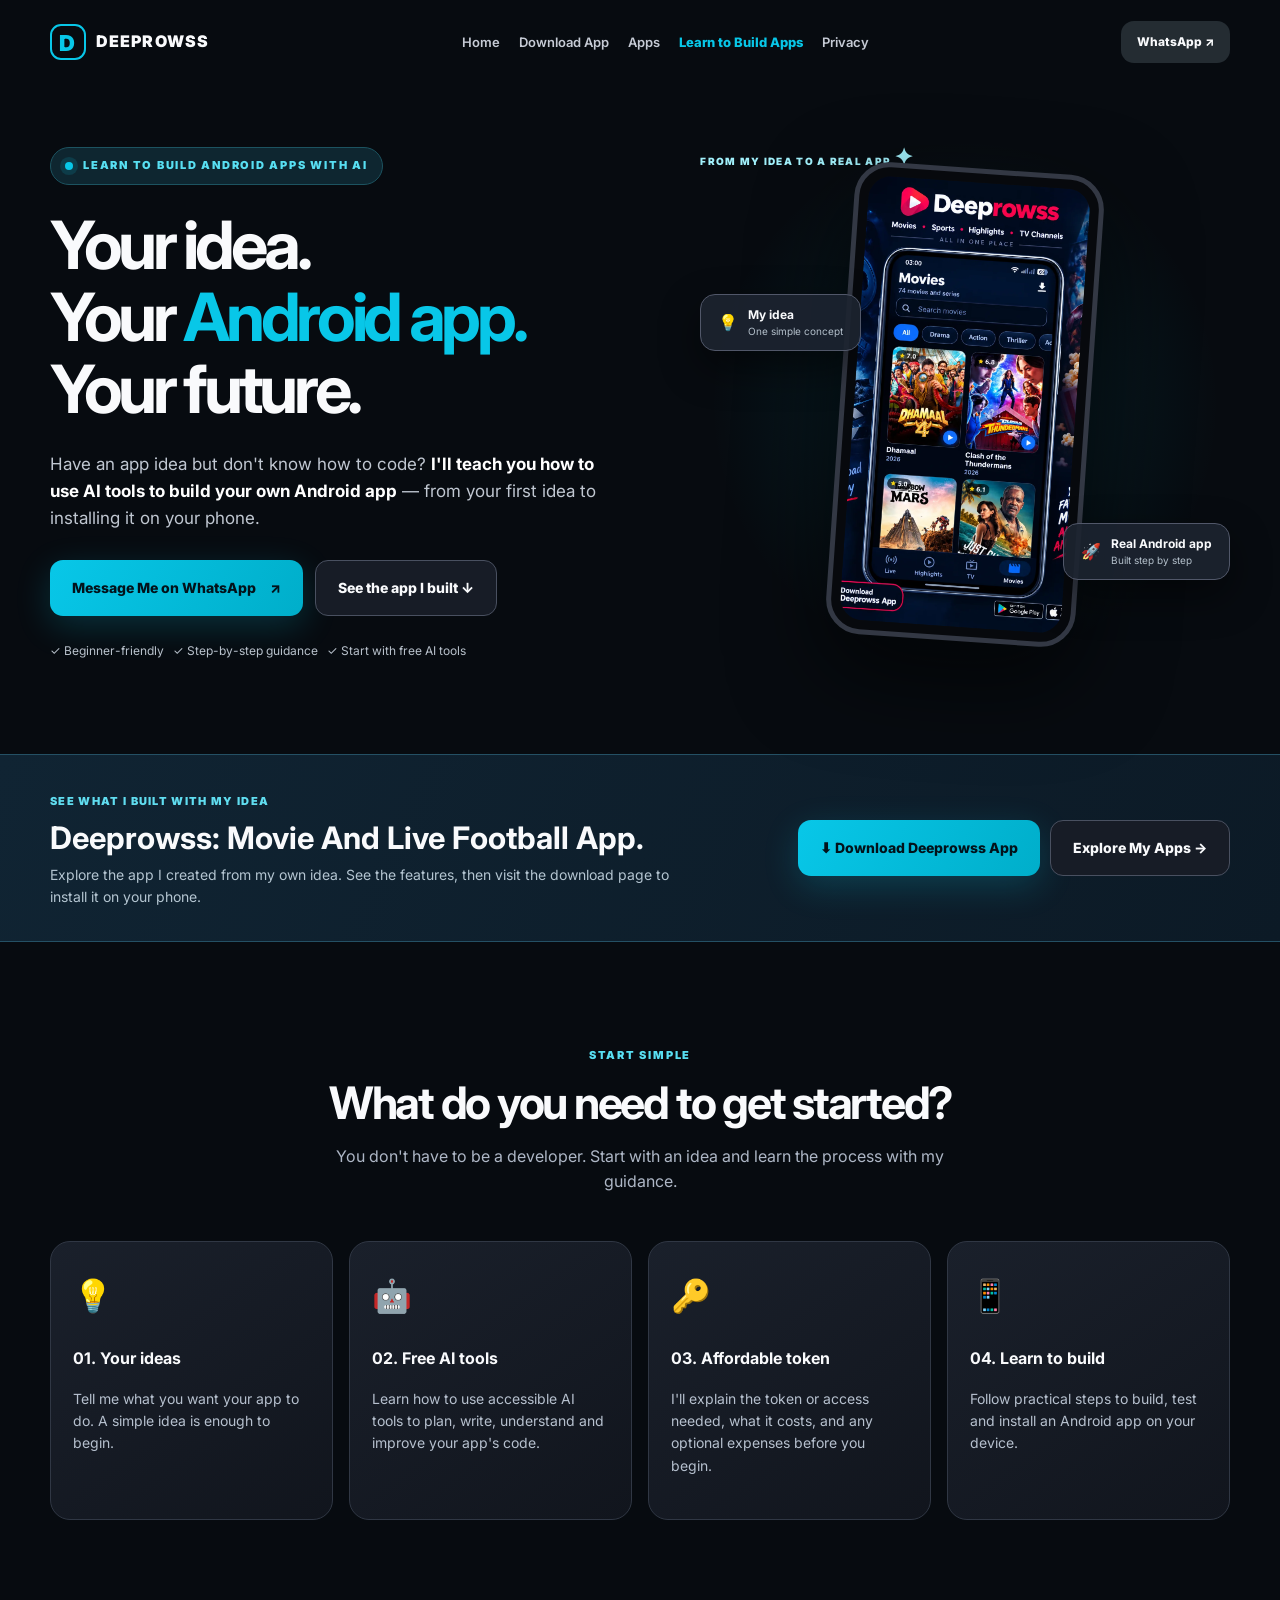
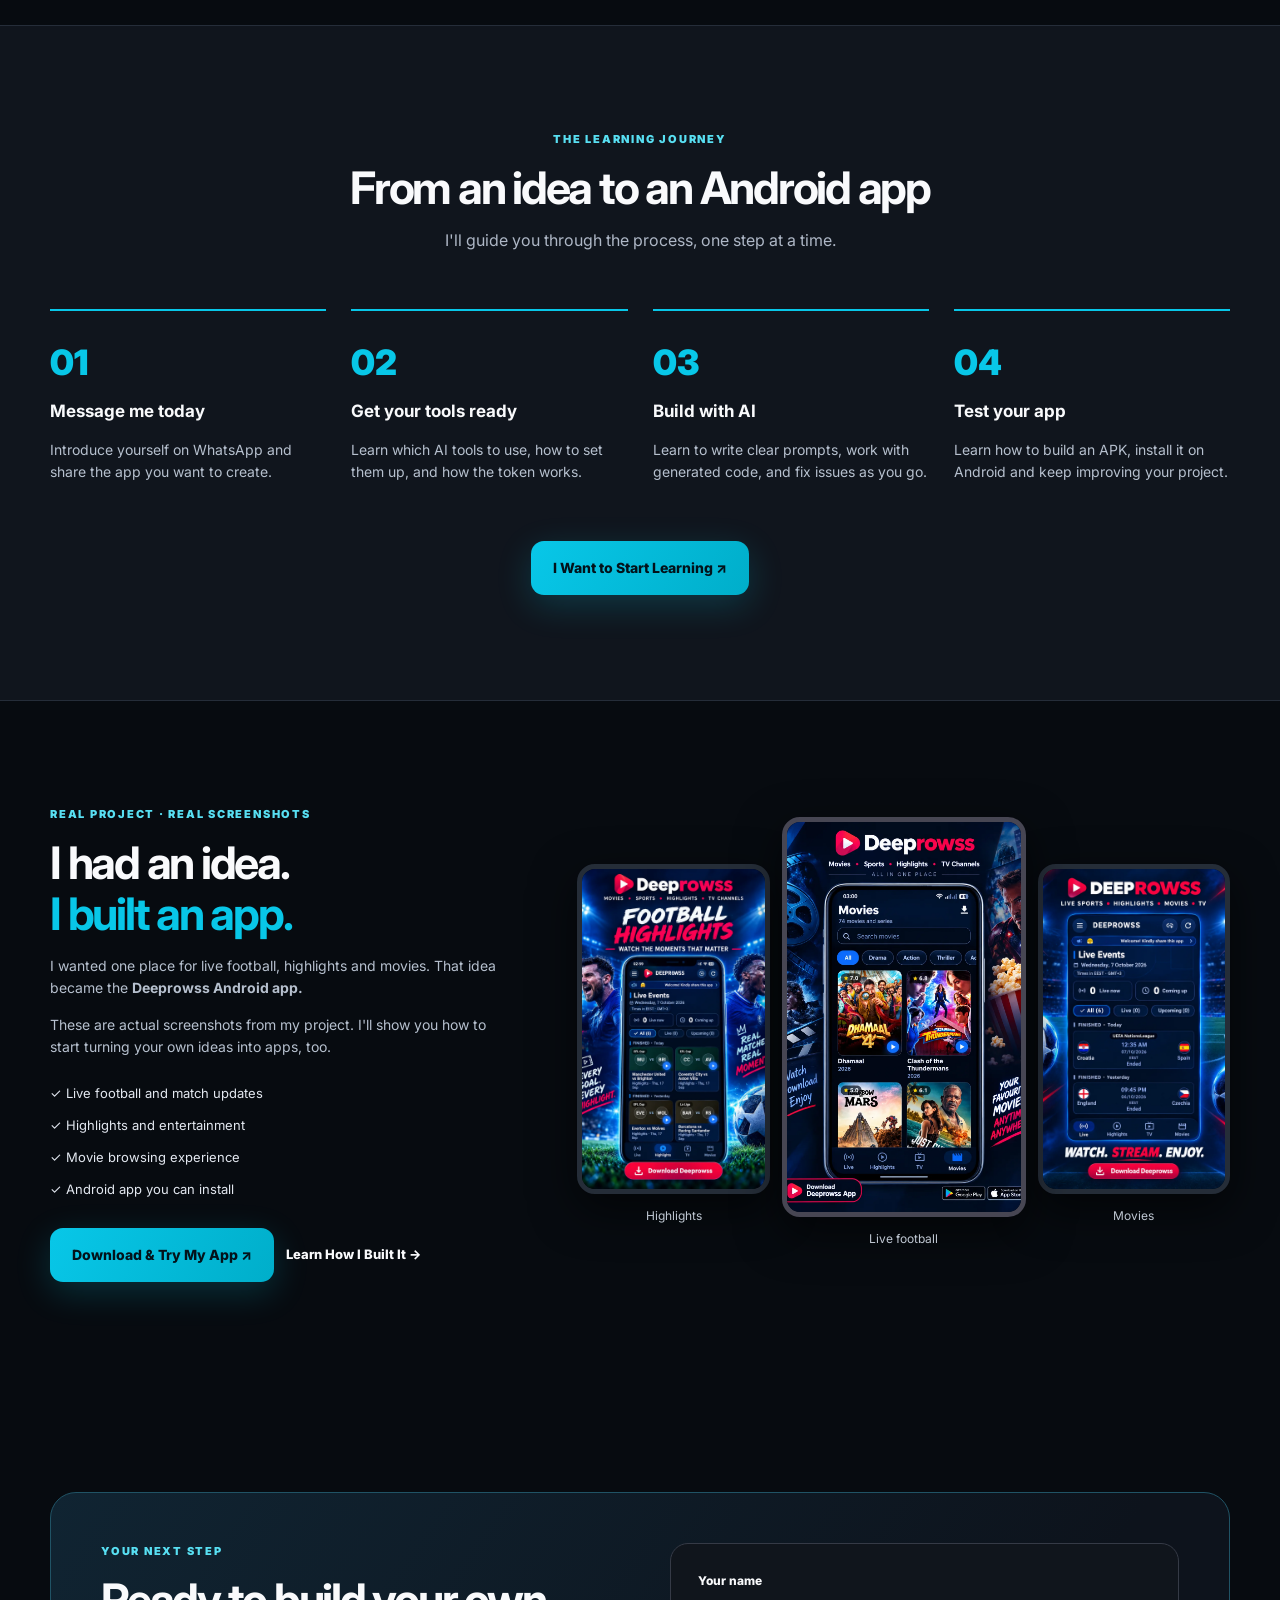
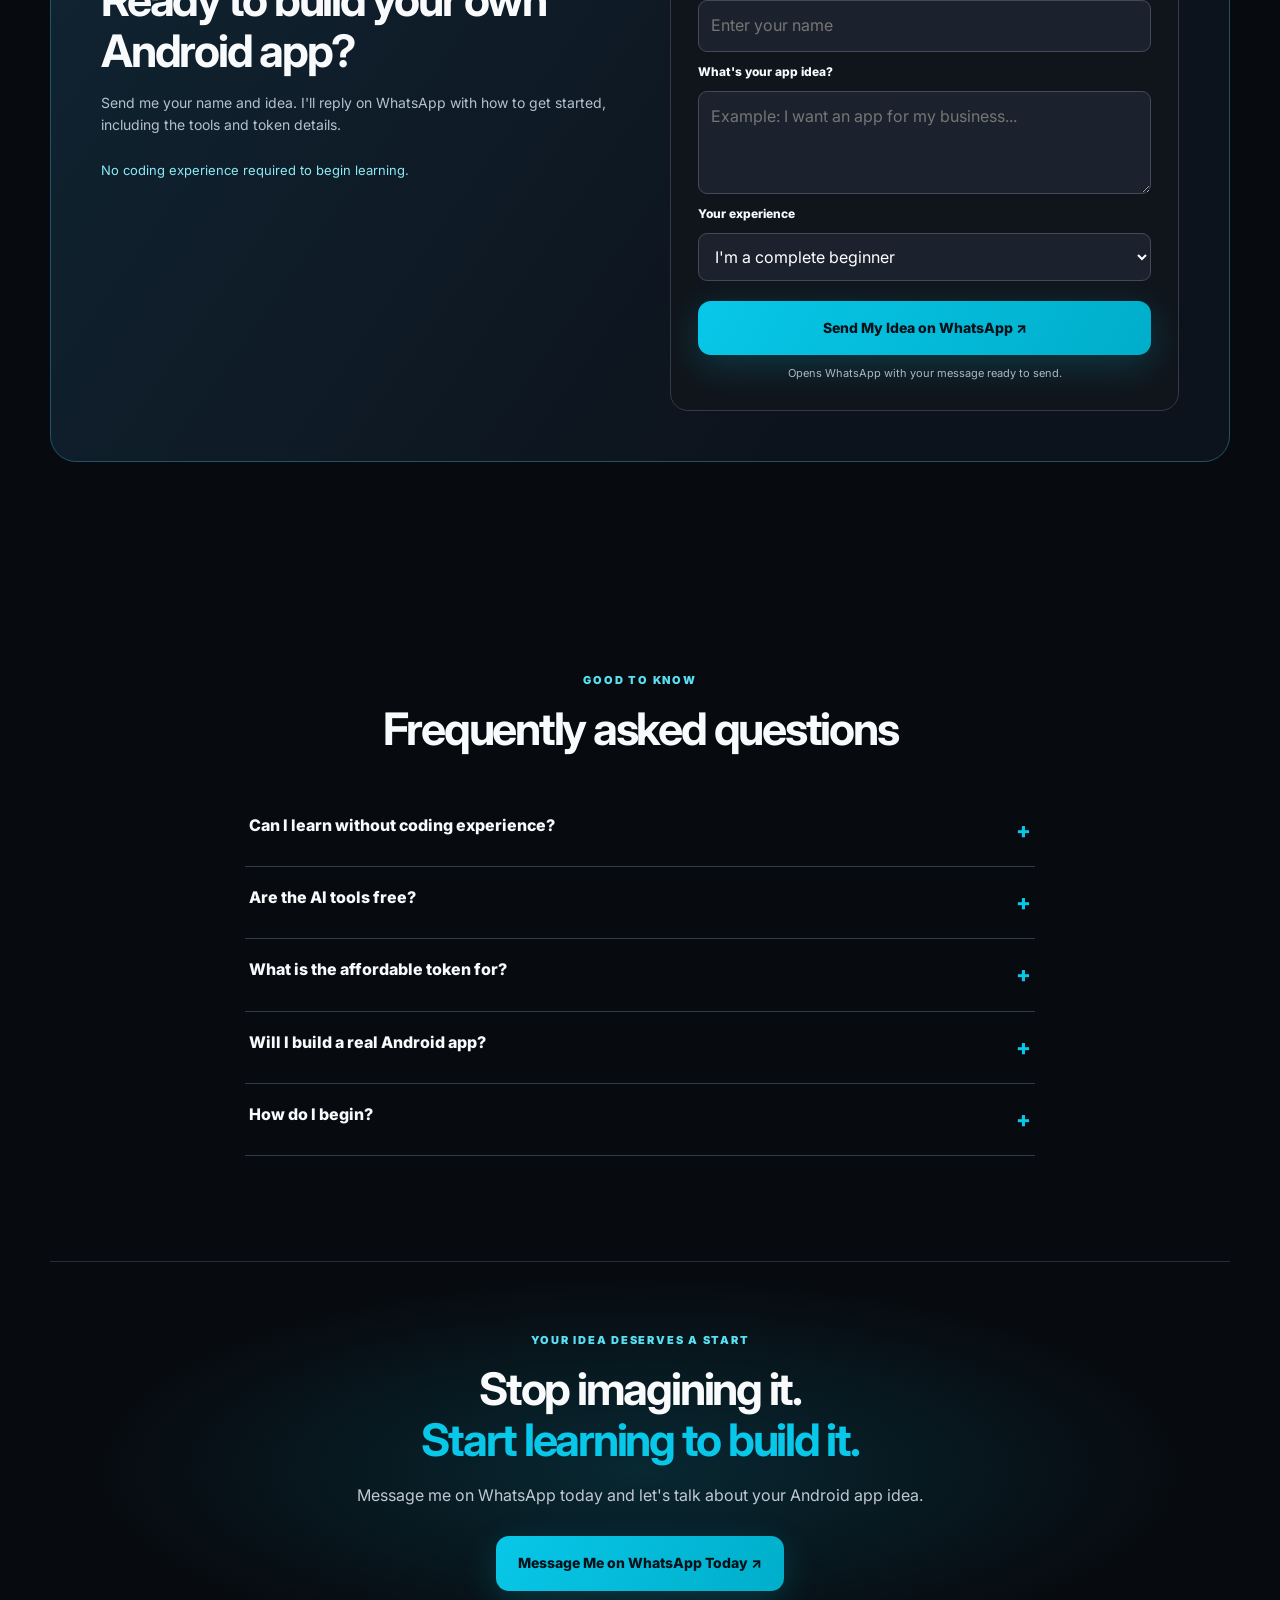
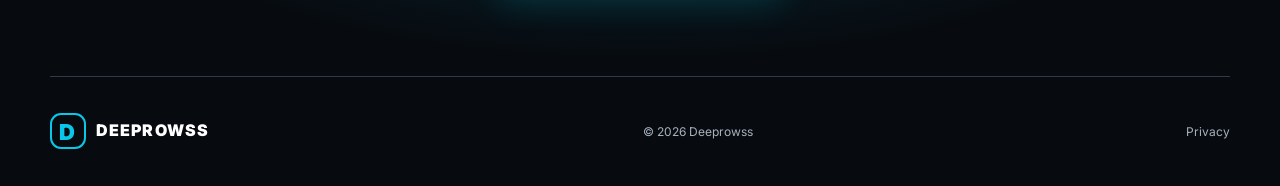
<file: learn.html>
<!doctype html><html lang="en"><head><meta charset="utf-8"><meta name="viewport" content="width=device-width,initial-scale=1"><meta name="theme-color" content="#070b10"><title>Build Your Own Android App With AI | Deeprowss</title><meta name="description" content="Turn your Android app idea into reality. Learn step by step using free AI tools. Message Deeprowss on WhatsApp to get started."><link rel="icon" href="assets/favicon.svg" type="image/svg+xml"><link rel="preconnect" href="https://fonts.googleapis.com"><link rel="preconnect" href="https://fonts.gstatic.com" crossorigin><link href="https://fonts.googleapis.com/css2?family=Inter:wght@400;500;600;700;800;900&display=swap" rel="stylesheet"><link rel="stylesheet" href="css/learn.css"></head><body>
<header class="top wrap"><a class="brand" href="index.html" aria-label="Deeprowss homepage"><span class="brand-icon">D</span> DEEPROWSS</a><button class="menu-toggle" type="button" aria-label="Open navigation" aria-expanded="false" aria-controls="learn-nav"><span></span><span></span><span></span></button><nav id="learn-nav" aria-label="Main navigation"><a href="index.html">Home</a><a href="download.html">Download App</a><a href="apps.html">Apps</a><a href="learn.html" aria-current="page">Learn to Build Apps</a><a href="privacy.html">Privacy</a></nav><a class="btn btn-small top-contact" data-wa href="https://wa.me/2348164887683">WhatsApp ↗</a></header>
<main><section class="hero wrap"><div class="hero-copy"><div class="eyebrow"><span class="pulse"></span> LEARN TO BUILD ANDROID APPS WITH AI</div><h1>Your idea.<br>Your <span>Android app.</span><br>Your future.</h1><p class="lead">Have an app idea but don't know how to code? <strong>I'll teach you how to use AI tools to build your own Android app</strong> — from your first idea to installing it on your phone.</p><div class="hero-actions"><a class="btn btn-primary" data-wa href="https://wa.me/2348164887683">Message Me on WhatsApp <span>↗</span></a><a class="btn btn-outline" href="#showcase">See the app I built ↓</a></div><div class="micro">✓ Beginner-friendly &nbsp; ✓ Step-by-step guidance &nbsp; ✓ Start with free AI tools</div></div><div class="hero-visual"><div class="visual-tag">FROM MY IDEA TO A REAL APP <span>✦</span></div><div class="phone"><img src="assets/app-live.webp" alt="Actual Deeprowss Android app showing live football" width="1024" height="1536"></div><div class="float-card one">💡 <span><b>My idea</b><small>One simple concept</small></span></div><div class="float-card two">🚀 <span><b>Real Android app</b><small>Built step by step</small></span></div></div></section>
<section class="strip app-download-strip"><div class="wrap app-download-inner"><div class="app-download-copy"><span class="download-eyebrow">SEE WHAT I BUILT WITH MY IDEA</span><h2>Deeprowss: Movie And Live Football App.</h2><p>Explore the app I created from my own idea. See the features, then visit the download page to install it on your phone.</p></div><div class="app-download-actions"><a class="btn btn-primary" href="download.html">⬇ Download Deeprowss App</a><a class="btn btn-outline" href="apps.html">Explore My Apps →</a></div></div></section>
<section class="section wrap" id="need"><div class="center"><div class="kicker">START SIMPLE</div><h2>What do you need to get started?</h2><p>You don't have to be a developer. Start with an idea and learn the process with my guidance.</p></div><div class="cards"><article class="tile"><div class="tile-icon">💡</div><h3>01. Your ideas</h3><p>Tell me what you want your app to do. A simple idea is enough to begin.</p></article><article class="tile"><div class="tile-icon">🤖</div><h3>02. Free AI tools</h3><p>Learn how to use accessible AI tools to plan, write, understand and improve your app's code.</p></article><article class="tile"><div class="tile-icon">🔑</div><h3>03. Affordable token</h3><p>I'll explain the token or access needed, what it costs, and any optional expenses before you begin.</p></article><article class="tile"><div class="tile-icon">📱</div><h3>04. Learn to build</h3><p>Follow practical steps to build, test and install an Android app on your device.</p></article></div></section>
<section class="section how-bg" id="how"><div class="wrap"><div class="center"><div class="kicker">THE LEARNING JOURNEY</div><h2>From an idea to an Android app</h2><p>I'll guide you through the process, one step at a time.</p></div><div class="steps"><div><span>01</span><h3>Message me today</h3><p>Introduce yourself on WhatsApp and share the app you want to create.</p></div><div><span>02</span><h3>Get your tools ready</h3><p>Learn which AI tools to use, how to set them up, and how the token works.</p></div><div><span>03</span><h3>Build with AI</h3><p>Learn to write clear prompts, work with generated code, and fix issues as you go.</p></div><div><span>04</span><h3>Test your app</h3><p>Learn how to build an APK, install it on Android and keep improving your project.</p></div></div><div class="center action-space"><a class="btn btn-primary" data-wa href="https://wa.me/2348164887683">I Want to Start Learning ↗</a></div></div></section>
<section class="section wrap showcase" id="showcase"><div class="showcase-copy"><div class="kicker">REAL PROJECT · REAL SCREENSHOTS</div><h2>I had an idea.<br><span>I built an app.</span></h2><p>I wanted one place for live football, highlights and movies. That idea became the <strong>Deeprowss Android app.</strong></p><p>These are actual screenshots from my project. I'll show you how to start turning your own ideas into apps, too.</p><div class="checklist"><div>✓ Live football and match updates</div><div>✓ Highlights and entertainment</div><div>✓ Movie browsing experience</div><div>✓ Android app you can install</div></div><div class="showcase-actions"><a class="btn btn-primary" href="download.html">Download &amp; Try My App ↗</a><a class="text-link" data-wa href="https://wa.me/2348164887683">Learn How I Built It →</a></div></div><div class="screens"><figure><img src="assets/app-highlights.webp" alt="Actual Deeprowss football highlights app screenshot" loading="lazy"><figcaption>Highlights</figcaption></figure><figure class="featured"><img src="assets/app-live.webp" alt="Actual Deeprowss live football app screenshot" loading="lazy"><figcaption>Live football</figcaption></figure><figure><img src="assets/app-movies.webp" alt="Actual Deeprowss movies app screenshot" loading="lazy"><figcaption>Movies</figcaption></figure></div></section>
<section class="section wrap" id="contact"><div class="contact"><div><div class="kicker">YOUR NEXT STEP</div><h2>Ready to build your own Android app?</h2><p>Send me your name and idea. I'll reply on WhatsApp with how to get started, including the tools and token details.</p><div class="contact-note">No coding experience required to begin learning.</div></div><form id="rform"><label for="f-name">Your name</label><input id="f-name" name="name" placeholder="Enter your name" autocomplete="name" required><label for="f-idea">What's your app idea?</label><textarea id="f-idea" name="idea" placeholder="Example: I want an app for my business..." rows="3" required></textarea><label for="f-level">Your experience</label><select id="f-level" name="level"><option>I'm a complete beginner</option><option>I know a little coding</option><option>I've built apps before</option></select><p id="form-msg" class="form-msg" hidden></p><button class="btn btn-primary submit" type="submit">Send My Idea on WhatsApp ↗</button><small>Opens WhatsApp with your message ready to send.</small></form></div></section>
<section class="section wrap faq-section" id="faq"><div class="center"><div class="kicker">GOOD TO KNOW</div><h2>Frequently asked questions</h2></div><div class="faqs"><details><summary>Can I learn without coding experience?</summary><p>Yes. We'll start with the basics and learn how to guide AI tools, work with code and test your app.</p></details><details><summary>Are the AI tools free?</summary><p>We'll start with AI tools that offer free access. Some services have usage limits or optional paid features. I'll explain the options before you commit.</p></details><details><summary>What is the affordable token for?</summary><p>I'll explain which token or access is needed for the learning workflow, its current cost and what it covers when you contact me. No price is hidden behind a promise of completely free app development.</p></details><details><summary>Will I build a real Android app?</summary><p>The goal is to learn how to build, test and install a working Android app. Your results depend on your idea, chosen tools and the work involved.</p></details><details><summary>How do I begin?</summary><p>Tap any WhatsApp button, share your idea and ask for the next steps.</p></details></div></section>
<section class="final-cta wrap"><div class="kicker">YOUR IDEA DESERVES A START</div><h2>Stop imagining it.<br><span>Start learning to build it.</span></h2><p>Message me on WhatsApp today and let's talk about your Android app idea.</p><a class="btn btn-primary" data-wa href="https://wa.me/2348164887683">Message Me on WhatsApp Today ↗</a></section></main><footer class="wrap footer"><a class="brand" href="index.html"><span class="brand-icon">D</span> DEEPROWSS</a><span>© <span id="year">2026</span> Deeprowss</span><a href="privacy.html">Privacy</a></footer><a class="sticky-cta" data-wa href="https://wa.me/2348164887683">💬 Start Learning on WhatsApp ↗</a><script src="js/learn.js"></script></body></html>
</file>
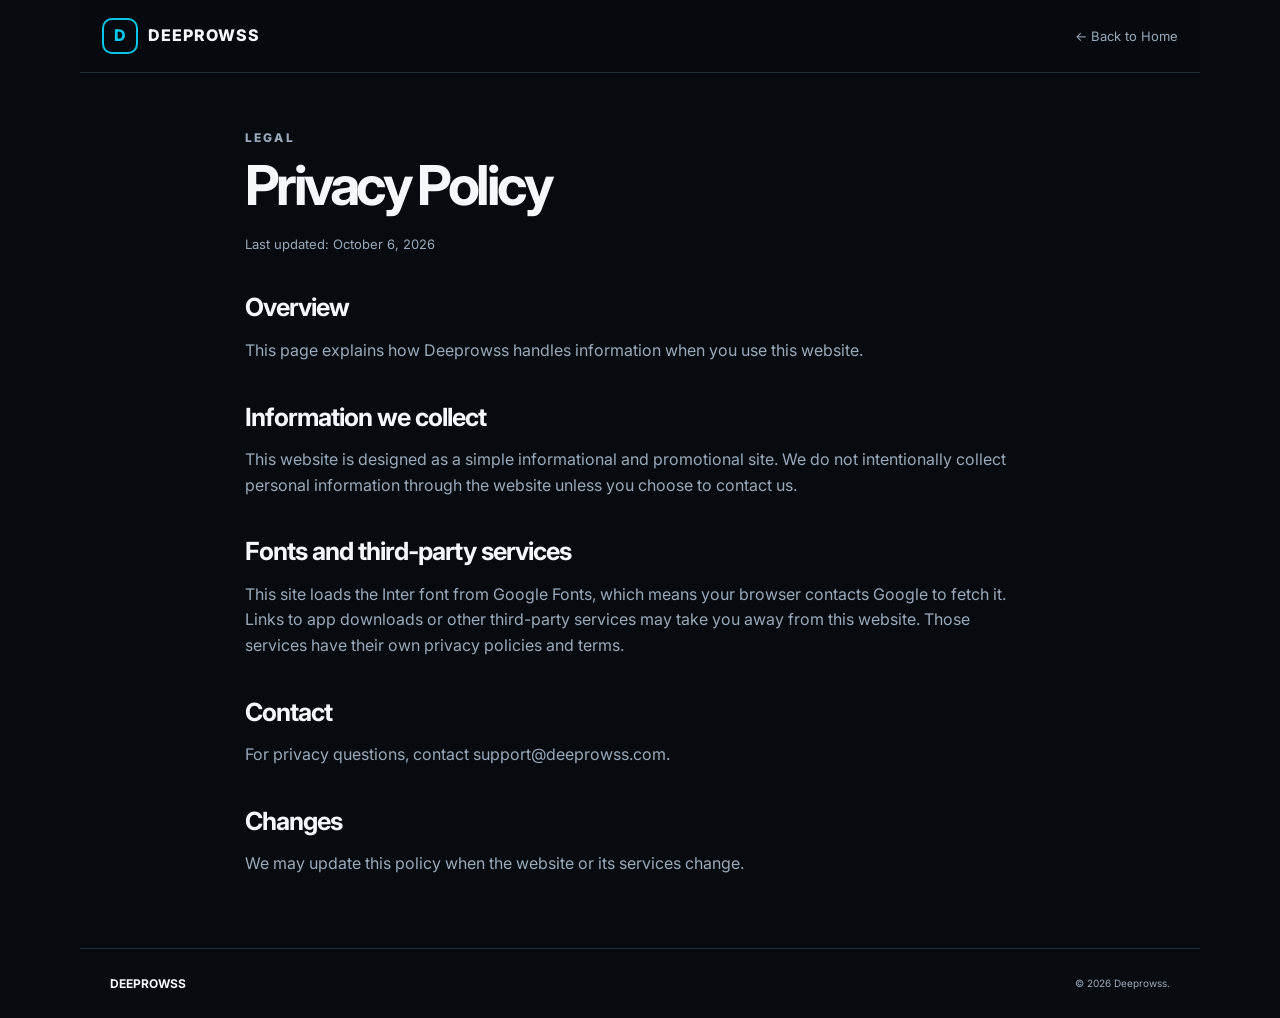
<file: privacy.html>
<!DOCTYPE html>
<html lang="en">
<head>
  <meta charset="UTF-8">
  <meta name="viewport" content="width=device-width, initial-scale=1.0">
  <title>Privacy Policy | Deeprowss</title>
  <meta name="description" content="How the Deeprowss website handles information.">
  <meta name="robots" content="index,follow">
  <link rel="canonical" href="__SITE_URL__/privacy.html">
  <meta property="og:type" content="website">
  <meta property="og:site_name" content="Deeprowss">
  <meta property="og:title" content="Privacy Policy | Deeprowss">
  <meta property="og:description" content="How the Deeprowss website handles information.">
  <meta property="og:url" content="__SITE_URL__/privacy.html">
  <meta property="og:image" content="__SITE_URL__/assets/og-image.png">
  <meta name="twitter:card" content="summary_large_image">
  <meta name="theme-color" content="#070b10">
  <meta name="color-scheme" content="dark">
  <link rel="icon" href="assets/favicon.svg" type="image/svg+xml">
  <link rel="apple-touch-icon" href="assets/apple-touch-icon.png">
  <link rel="preconnect" href="https://fonts.googleapis.com">
  <link rel="preconnect" href="https://fonts.gstatic.com" crossorigin>
  <link rel="stylesheet" href="https://fonts.googleapis.com/css2?family=Inter:wght@400;500;600;700;800&display=swap">
  <link rel="stylesheet" href="css/style.css">
</head>
<body>
<a class="skip-link" href="#main">Skip to content</a>
<header class="site-header">
  <a class="brand" href="index.html" aria-label="Deeprowss home"><span class="brand-mark" aria-hidden="true">D</span><span>DEEPROWSS</span></a>
  <a class="back-link" href="index.html">← Back to Home</a>
</header>
<main id="main" class="legal section">
  <p class="eyebrow">LEGAL</p>
  <h1>Privacy Policy</h1>
  <p class="muted">Last updated: October 6, 2026</p>
  <h2>Overview</h2>
  <p>This page explains how Deeprowss handles information when you use this website.</p>
  <h2>Information we collect</h2>
  <p>This website is designed as a simple informational and promotional site. We do not intentionally collect personal information through the website unless you choose to contact us.</p>
  <h2>Fonts and third-party services</h2>
  <p>This site loads the Inter font from Google Fonts, which means your browser contacts Google to fetch it. Links to app downloads or other third-party services may take you away from this website. Those services have their own privacy policies and terms.</p>
  <h2>Contact</h2>
  <p>For privacy questions, contact <a href="mailto:support@deeprowss.com">support@deeprowss.com</a>.</p>
  <h2>Changes</h2>
  <p>We may update this policy when the website or its services change.</p>
</main>
<footer class="footer"><strong>DEEPROWSS</strong><small>© <span id="year">2026</span> Deeprowss.</small></footer>
<script src="js/app.js"></script>
</body>
</html>
</file>
<file: css/style.css>
:root{
  --bg:#070b10;
  --panel:#0d131c;
  --panel-2:#111a25;
  --text:#f4f8fb;
  --muted:#9aa9b9;
  --line:#1d2a37;
  --accent:#08c7e8;
  --accent-2:#00aeca;
  --max:1120px;
}

*{
  box-sizing:border-box;
}

html{
  scroll-behavior:smooth;
}

body{
  margin:0;
  background:var(--bg);
  color:var(--text);
  font-family:Inter,Arial,sans-serif;
  line-height:1.6;
}

a{
  color:inherit;
  text-decoration:none;
}

/* ---------- Header ---------- */

.site-header{
  position:sticky;
  top:0;
  z-index:20;
  display:flex;
  align-items:center;
  justify-content:space-between;
  max-width:var(--max);
  margin:auto;
  padding:18px 22px;
  background:rgba(7,11,16,.9);
  backdrop-filter:blur(16px);
  border-bottom:1px solid var(--line);
}

.brand{
  display:flex;
  align-items:center;
  gap:10px;
  font-weight:800;
  letter-spacing:.06em;
}

.brand-mark{
  display:grid;
  place-items:center;
  width:36px;
  height:36px;
  border:2px solid var(--accent);
  border-radius:10px;
  color:var(--accent);
  font-weight:800;
}

.nav{
  display:flex;
  gap:20px;
  align-items:center;
  font-size:13px;
  color:var(--muted);
}

.nav a:hover,
.footer a:hover{
  color:var(--accent);
}

.menu-toggle{
  display:none;
  background:none;
  border:0;
  padding:8px;
  cursor:pointer;
  color:inherit;
}

.menu-toggle span{
  display:block;
  width:25px;
  height:2px;
  background:#fff;
  margin:5px;
  border-radius:3px;
}

/* ---------- Hero ---------- */

.hero{
  overflow-x:clip;
  min-height:540px;
  max-width:var(--max);
  margin:auto;
  padding:55px 30px 45px;
  display:grid;
  grid-template-columns:1.2fr .8fr;
  align-items:center;
  gap:40px;
}

.eyebrow{
  font-size:12px;
  font-weight:800;
  letter-spacing:.18em;
  color:var(--accent);
  margin:0 0 8px;
}

h1,
h2,
h3{
  line-height:1.1;
  margin-top:0;
}

h1{
  font-size:clamp(30px,7.5vw,84px);
  letter-spacing:-.065em;
  margin:0 0 18px;
  white-space:nowrap;
}

h1 span{
  color:var(--accent);
}

h2{
  font-size:clamp(30px,4vw,46px);
  letter-spacing:-.04em;
  margin:0;
}

.hero-text{
  max-width:600px;
  color:var(--muted);
  font-size:18px;
  margin:0 0 24px;
}

.btn{
  display:inline-flex;
  align-items:center;
  justify-content:center;
  border-radius:12px;
  padding:14px 23px;
  font-weight:800;
  border:1px solid transparent;
  transition:.2s transform,.2s background;
}

.btn:hover{
  transform:translateY(-2px);
}

.btn-primary{
  background:var(--accent);
  color:#031016;
}

.btn-primary:hover{
  background:#39d8ef;
}

.btn-secondary{
  border-color:var(--accent);
  color:var(--accent);
  background:transparent;
}

/* ---------- Hero Device ---------- */

.hero-device{
  display:grid;
  place-items:center;
  position:relative;
}

.hero-device::before{
  content:"";
  position:absolute;
  top:50%;
  left:50%;
  transform:translate(-50%,-50%);
  width:min(125%,560px);
  aspect-ratio:1;
  pointer-events:none;
  border-radius:50%;
  background:
    radial-gradient(
      circle,
      rgba(8,199,232,.16),
      rgba(8,199,232,.05) 45%,
      transparent 68%
    );
  z-index:0;
}

.phone{
  --accent:#3b82ff;
  --accent-2:#2563eb;
  --red:#ff2d55;

  position:relative;
  z-index:1;

  font-size:15px;
  width:19.5em;
  height:39em;

  border:.45em solid #202b35;
  border-radius:2.6em;
  background:#040712;

  padding:.4em;
  overflow:hidden;

  box-shadow:
    0 30px 80px rgba(0,0,0,.65),
    0 0 80px rgba(8,199,232,.14);
}

.phone-notch{
  position:absolute;
  top:.75em;
  left:50%;
  transform:translateX(-50%);
  width:5em;
  height:1.3em;
  border-radius:1em;
  background:#02030a;
  z-index:3;
}

.app{
  position:relative;
  height:100%;
  border-radius:2.1em;
  overflow:hidden;

  background:
    radial-gradient(
      120% 55% at 50% 0,
      #14265a 0,
      #0a1233 55%,
      #060b1d 100%
    );

  padding:2.6em 1em 0;
}

.app-bar{
  display:flex;
  align-items:center;
  justify-content:space-between;
  gap:.5em;
}

.app-ic{
  display:grid;
  place-items:center;
  width:2.1em;
  height:2.1em;
  border-radius:50%;
  background:rgba(255,255,255,.06);
  border:1px solid rgba(80,125,255,.4);
  color:#dfe8ff;
}

.app-ic svg,
.app-nav svg{
  width:1.05em;
  height:1.05em;
  stroke:currentColor;
  fill:none;
  stroke-width:2;
  stroke-linecap:round;
  stroke-linejoin:round;
}

.app-logo{
  display:flex;
  align-items:center;
  gap:.4em;
  font-weight:800;
  font-size:.85em;
  letter-spacing:.05em;
}

.app-logo svg{
  width:1.7em;
  height:1.7em;
}

.app-banner{
  display:flex;
  justify-content:space-between;
  align-items:center;
  margin-top:.8em;
  padding:.45em .8em;
  border:1px solid rgba(80,125,255,.5);
  border-radius:1em;
  background:rgba(40,80,200,.14);
  font-size:.66em;
  font-weight:600;
}

.app-title{
  display:flex;
  align-items:center;
  gap:.45em;
  margin:1.1em 0 .25em;
  font-size:1.45em;
  letter-spacing:-.02em;
}

.app-title i{
  width:.2em;
  height:1em;
  border-radius:3px;
  background:var(--accent);
}

.app-sub{
  margin:0 0 .8em;
  font-size:.68em;
  color:var(--muted);
}

.app-stats{
  display:grid;
  grid-template-columns:1fr 1fr;
  gap:.6em;
}

.app-stats div{
  display:flex;
  align-items:center;
  gap:.5em;
  padding:.55em .7em;
  border:1px solid rgba(80,125,255,.35);
  border-radius:1em;
  background:rgba(255,255,255,.03);
  font-size:.68em;
  color:#c8d4f2;
}

.app-stats b{
  font-size:1.9em;
  line-height:1;
  color:#fff;
}

.app-pills{
  display:flex;
  gap:.5em;
  margin:.8em 0 .9em;
  font-size:.64em;
  font-weight:700;
  white-space:nowrap;
}

.app-pills span{
  padding:.5em 1em;
  border:1px solid rgba(80,125,255,.4);
  border-radius:2em;
  color:#c8d4f2;
}

.app-pills .on{
  background:var(--accent-2);
  border-color:var(--accent);
  color:#fff;
}

.app-label{
  display:flex;
  align-items:center;
  gap:.5em;
  margin:0 0 .55em;
  font-size:.62em;
  font-weight:800;
  letter-spacing:.1em;
  color:#c8d4f2;
}

.app-label::before{
  content:"";
  width:.25em;
  height:1.1em;
  border-radius:3px;
  background:var(--accent);
}

.app-label.live{
  color:#ff6a85;
}

.app-label.live::before{
  background:var(--red);
}

.app-match{
  display:grid;
  grid-template-columns:1fr auto 1fr;
  align-items:center;
  gap:.4em;

  margin-bottom:.7em;
  padding:.8em .7em;

  border:1px solid rgba(80,125,255,.35);
  border-radius:1.1em;

  background:
    linear-gradient(
      160deg,
      rgba(30,60,150,.28),
      rgba(8,16,41,.7)
    );

  text-align:center;
  font-size:.66em;
}

.app-match .team{
  display:grid;
  justify-items:center;
  gap:.4em;
  font-weight:700;
}

.app-match .crest{
  display:grid;
  place-items:center;
  width:3em;
  height:3em;
  border-radius:50%;
  background:#14214b;
  border:1px solid rgba(120,160,255,.35);
  font-size:.85em;
  font-weight:800;
  color:#dfe8ff;
}

.app-match .mid{
  display:grid;
  gap:.2em;
  justify-items:center;
}

.app-match .chip{
  padding:.15em .8em;
  border-radius:2em;
  background:#050914;
  font-size:.85em;
  font-weight:700;
}

.app-match .time{
  font-size:1.5em;
  font-weight:800;
  color:#8db4ff;
}

.app-match .state{
  font-size:.9em;
  font-weight:800;
  color:#ff6a85;
}

.app-match .state.soon{
  color:var(--muted);
  font-weight:600;
}

.app-nav{
  position:absolute;
  left:.6em;
  right:.6em;
  bottom:.6em;

  display:flex;
  justify-content:space-around;

  padding:.55em .3em;
  border-radius:1.4em;

  background:rgba(10,18,48,.96);
  border:1px solid rgba(80,125,255,.25);

  font-size:.58em;
  color:#8fa0c8;
}

.app-nav span{
  display:grid;
  justify-items:center;
  gap:.3em;
  padding:.45em 1em;
  border-radius:1.2em;
  font-weight:600;
}

.app-nav svg{
  width:2em;
  height:2em;
}

.app-nav .on{
  background:rgba(59,130,255,.22);
  color:#fff;
}

/* ---------- Flags ---------- */

.flag{
  display:block;
  width:3em;
  height:3em;
  border-radius:50%;
  border:1px solid rgba(255,255,255,.25);
  font-size:.85em;
}

.flag-hr{
  background:
    linear-gradient(
      #ff2a2a 33.3%,
      #fff 33.3% 66.6%,
      #1a3b9c 66.6%
    );
}

.flag-es{
  background:
    linear-gradient(
      #c60b1e 25%,
      #ffc400 25% 75%,
      #c60b1e 75%
    );
}

.flag-en{
  background:
    linear-gradient(#ce1124,#ce1124)
    center/100% 24% no-repeat,
    linear-gradient(#ce1124,#ce1124)
    center/24% 100% no-repeat,
    #fff;
}

.flag-cz{
  background:
    linear-gradient(
      115deg,
      #11457e 0 40%,
      transparent 40%
    ),
    linear-gradient(
      #fff 50%,
      #d7141a 50%
    );
}

.app-match .date{
  font-size:.85em;
  color:#8fa0c8;
}

.app-match .state.end{
  color:#dfe8ff;
  font-weight:700;
}

.app-sub .tz{
  display:inline-block;
  margin-left:.2em;
  padding:.05em .6em;
  border:1px solid rgba(80,125,255,.4);
  border-radius:2em;
}

/* ---------- Sections ---------- */

/*
  Reduced section spacing.
  This is the main change for the index page.
*/

.section{
  max-width:var(--max);
  margin:auto;
  padding:55px 30px;
}

.section-heading{
  margin-bottom:22px;
}

.row-heading{
  display:flex;
  justify-content:space-between;
  align-items:end;
  gap:20px;
}

.section-note,
.muted,
.hint{
  color:var(--muted);
  font-size:13px;
}

/* ---------- Carousel ---------- */

.carousel{
  display:grid;
  grid-template-columns:auto 1fr auto;
  align-items:center;
  gap:12px;
}

.carousel-window{
  overflow:hidden;
  border-radius:22px;
}

.carousel-track{
  display:flex;
  transition:transform .4s ease;
}

.slide{
  min-width:100%;
  padding:8px;
  flex:0 0 100%;
}

.placeholder-screen{
  height:450px;
  display:grid;
  place-items:center;
  border:1px dashed #3a5262;
  border-radius:18px;
  background:linear-gradient(145deg,#0e1822,#081017);
  color:#607586;
  font-weight:700;
}

.carousel-btn{
  width:48px;
  height:48px;
  border-radius:50%;
  border:1px solid var(--accent);
  background:#0b151e;
  color:var(--accent);
  font-size:32px;
  line-height:1;
  cursor:pointer;
}

.carousel-btn:hover{
  background:var(--accent);
  color:#031016;
}

.dots{
  display:flex;
  justify-content:center;
  gap:4px;
  margin-top:8px;
}

.dot{
  width:24px;
  height:24px;
  padding:0;
  border:0;
  background:none;
  cursor:pointer;
  display:grid;
  place-items:center;
}

.dot::before{
  content:'';
  width:8px;
  height:8px;
  border-radius:50%;
  background:#34434e;
  transition:transform .2s,background .2s;
}

.dot.active::before{
  background:var(--accent);
  transform:scale(1.4);
}

.slide img{
  display:block;
  width:100%;
  height:560px;
  object-fit:contain;
  border-radius:18px;
  background:#081017;
}

/* ---------- Matches ---------- */

.matches{
  display:grid;
  gap:10px;
}

.match-card{
  display:flex;
  align-items:center;
  justify-content:space-between;
  gap:20px;
  padding:20px 22px;
  background:var(--panel);
  border:1px solid var(--line);
  border-radius:15px;
}

.match-card h3{
  margin:5px 0 0;
  font-size:19px;
}

.match-card h3 b{
  color:var(--accent);
  font-size:12px;
  margin:0 8px;
}

.match-card a{
  color:var(--accent);
  font-size:13px;
  font-weight:800;
  white-space:nowrap;
  padding:8px 0;
}

.match-card a:hover{
  text-decoration:underline;
  text-underline-offset:3px;
}

.match-card.live{
  border-color:rgba(8,199,232,.55);
}

.match-date{
  font-size:11px;
  color:var(--muted);
  letter-spacing:.08em;
}

.match-date.live{
  color:var(--accent);
  font-weight:800;
}

.center{
  text-align:center;
  margin-top:22px;
}

/* ---------- Movies ---------- */

.movie-grid{
  display:grid;
  grid-template-columns:repeat(4,1fr);
  gap:18px;
}

.poster{
  aspect-ratio:2/3;
  border-radius:13px;
  display:grid;
  place-items:center;
  border:1px solid var(--line);
  overflow:hidden;
  background:#101922;
}

.poster span{
  font-size:10px;
  letter-spacing:.15em;
  color:#a7b6c1;
}

.poster img{
  width:100%;
  height:100%;
  object-fit:cover;
  display:block;
}

.poster-1{
  background:linear-gradient(145deg,#173c4b,#0b1119);
}

.poster-2{
  background:linear-gradient(145deg,#3c283a,#101018);
}

.poster-3{
  background:linear-gradient(145deg,#3d3a21,#0e1113);
}

.poster-4{
  background:linear-gradient(145deg,#203e30,#09110f);
}

.movie-card h3{
  font-size:14px;
  margin:9px 0 2px;
}

.movie-card p{
  color:var(--muted);
  font-size:12px;
  margin:0;
}

/* ---------- Install ---------- */

.install{
  border-top:1px solid var(--line);
  border-bottom:1px solid var(--line);
}

.steps{
  display:grid;
  grid-template-columns:repeat(4,1fr);
  gap:15px;

  list-style:none;
  margin:0;
  padding:0;
}

.steps li{
  background:var(--panel);
  border:1px solid var(--line);
  border-radius:15px;
  padding:22px;
}

.steps span{
  color:var(--accent);
  font-weight:800;
}

.steps h3{
  margin:10px 0 6px;
}

.steps p,
.info-panel p,
.faq p{
  color:var(--muted);
  font-size:14px;
}

/* ---------- Support ---------- */

.info-panel,
.faq details{
  background:var(--panel);
  border:1px solid var(--line);
  border-radius:15px;
  padding:22px;
}

.compact{
  max-width:850px;
}

.info-panel{
  padding:30px;
}

/* ---------- FAQ ---------- */

.faq{
  display:grid;
  gap:8px;
}

.faq details{
  padding:0;
}

.faq summary{
  cursor:pointer;
  padding:17px 20px;
  font-weight:700;
  list-style:none;
  display:flex;
  justify-content:space-between;
  gap:16px;
}

.faq summary::-webkit-details-marker{
  display:none;
}

.faq summary::after{
  content:'+';
  color:var(--accent);
  font-size:22px;
  line-height:1;
}

.faq details[open]{
  border-color:rgba(8,199,232,.4);
}

.faq details[open] summary::after{
  content:'\2212';
}

.faq p{
  padding:0 20px 17px;
  margin:0;
}

/* ---------- Download CTA ---------- */

.download-cta{
  max-width:var(--max);
  margin:15px auto 60px;
  padding:40px 40px;

  border:1px solid rgba(8,199,232,.4);
  border-radius:24px;

  background:
    linear-gradient(
      120deg,
      #0b1921,
      #0b1118
    );

  display:flex;
  align-items:center;
  justify-content:space-between;
  gap:30px;
}

.download-cta h2{
  margin-bottom:8px;
}

.download-cta p{
  color:var(--muted);
}

/* ---------- Footer ---------- */

.footer{
  max-width:var(--max);
  margin:auto;
  padding:25px 30px;

  display:flex;
  justify-content:space-between;
  gap:25px;
  align-items:center;

  border-top:1px solid var(--line);
  color:var(--muted);
  font-size:12px;
}

.footer strong{
  color:var(--text);
}

.footer nav{
  display:flex;
  gap:18px;
}

.back-link{
  font-size:13px;
  color:var(--muted);
}

.back-link:hover{
  color:var(--accent);
}

/* ---------- Legal ---------- */

.legal{
  min-height:70vh;
  max-width:850px;
}

.legal h1{
  font-size:55px;
}

.legal h2{
  font-size:25px;
  margin-top:40px;
}

.legal p{
  color:var(--muted);
}

code{
  color:var(--accent);
}

/* ---------- Accessibility ---------- */

:focus-visible{
  outline:3px solid var(--accent);
  outline-offset:3px;
  border-radius:6px;
}

.btn:focus-visible{
  outline-offset:4px;
}

.skip-link{
  position:absolute;
  left:12px;
  top:-60px;
  z-index:50;

  background:var(--accent);
  color:#031016;
  font-weight:800;

  padding:10px 16px;
  border-radius:10px;

  transition:top .15s;
}

.skip-link:focus{
  top:12px;
}

section[id],
#top{
  scroll-margin-top:84px;
}

.nav a{
  padding:6px 0;
  border-bottom:2px solid transparent;
}

.nav a.active{
  color:var(--accent);
  border-bottom-color:var(--accent);
}

.hero-meta{
  margin:12px 0 0;
  font-size:13px;
  color:var(--muted);
}

.hero-meta a{
  color:var(--accent);
  text-decoration:underline;
  text-underline-offset:3px;
}

.empty{
  color:var(--muted);
  font-size:14px;
  margin:0;
  grid-column:1/-1;
}

/* ---------- Tablet ---------- */

@media(max-width:850px){

  .menu-toggle{
    display:block;
  }

  .nav{
    display:none;
    position:absolute;
    top:72px;
    left:0;
    right:0;

    background:#080d13;
    border-bottom:1px solid var(--line);

    padding:14px 22px;

    flex-direction:column;
    align-items:flex-start;
  }

  .nav.open{
    display:flex;
  }

  .nav a{
    padding:9px 0;
    width:100%;
  }

  .hero{
    grid-template-columns:1fr;
    min-height:auto;
    padding:35px 20px 30px;
    text-align:center;
    gap:25px;
  }

  .hero-text{
    margin-left:auto;
    margin-right:auto;
  }

  .hero-device{
    order:-1;
  }

  .phone{
    font-size:12.5px;
  }

  .row-heading{
    align-items:flex-start;
    flex-direction:column;
    gap:6px;
  }

  .section{
    padding:38px 20px;
  }

  .section-heading{
    margin-bottom:18px;
  }

  .placeholder-screen{
    height:360px;
  }

  .movie-grid{
    grid-template-columns:repeat(2,1fr);
  }

  .steps{
    grid-template-columns:1fr 1fr;
  }

  .download-cta{
    margin:15px 20px 50px;
    padding:30px 25px;
    flex-direction:column;
    align-items:flex-start;
  }

  .footer{
    flex-direction:column;
    align-items:flex-start;
  }

  .footer nav{
    flex-wrap:wrap;
  }

  .slide img{
    height:480px;
  }
}

/* ---------- Mobile ---------- */

@media(max-width:520px){

  h1{
    font-size:clamp(30px,8.8vw,42px);
    letter-spacing:-.065em;
    white-space:nowrap;
    margin-bottom:14px;
  }

  h2{
    font-size:32px;
  }

  .hero{
    padding:28px 16px 25px;
    gap:20px;
  }

  .hero-text{
    font-size:16px;
    margin-bottom:18px;
  }

  .hero-meta{
    margin-top:10px;
  }

  .carousel{
    gap:7px;
  }

  .carousel-btn{
    width:40px;
    height:40px;
    font-size:26px;
  }

  .slide{
    padding:5px;
  }

  .placeholder-screen{
    height:300px;
  }

  .section{
    padding:32px 16px;
  }

  .section-heading{
    margin-bottom:16px;
  }

  .row-heading{
    gap:4px;
  }

  .match-card{
    align-items:flex-start;
    flex-direction:column;
  }

  .steps{
    grid-template-columns:1fr;
  }

  .movie-grid{
    gap:12px;
  }

  .slide img{
    height:400px;
  }

  .download-cta{
    margin:12px 16px 40px;
    padding:28px 22px;
  }

  .footer{
    padding:22px 20px;
  }
}

/* ---------- Reduced Motion ---------- */

@media(prefers-reduced-motion:reduce){

  html{
    scroll-behavior:auto;
  }

  *,
  *::before,
  *::after{
    transition-duration:.01ms!important;
    animation-duration:.01ms!important;
  }
}

/* ---------- Forced Colors ---------- */

@media(forced-colors:active){

  .btn,
  .carousel-btn{
    border:2px solid ButtonText;
  }
}
</file>
<file: css/apps.css>
/* Apps catalog + app detail pages. Builds on style.css tokens. */
.apps-page main{max-width:var(--max);margin:auto;padding:0 22px 48px}
.apps-page .nav a.active{color:var(--accent)}
.apps-page a:focus-visible,.apps-page button:focus-visible,.apps-page input:focus-visible,.shots:focus-visible{outline:3px solid #fff;outline-offset:3px}

/* ---------- Catalog ---------- */
.store-hero{padding:48px 0 24px}
.store-hero h1{font-size:clamp(32px,5vw,52px);letter-spacing:-.04em;margin:0 0 10px;white-space:normal}
.store-lead{color:var(--muted);font-size:18px;margin:0 0 24px;max-width:46ch}
.store-search{position:relative;max-width:520px}
.store-search svg{position:absolute;left:16px;top:50%;transform:translateY(-50%);width:20px;height:20px;fill:none;stroke:var(--muted);stroke-width:2;stroke-linecap:round}
.store-search input{width:100%;padding:14px 18px 14px 46px;border-radius:999px;border:1px solid var(--line);background:var(--panel);color:var(--text);font:inherit}
.store-search input::placeholder{color:var(--muted)}
.store-search input:focus{border-color:var(--accent)}
.chips{display:flex;flex-wrap:wrap;gap:10px;margin-top:18px}
.chip{padding:8px 16px;border-radius:999px;border:1px solid var(--line);background:transparent;color:var(--muted);font:inherit;font-weight:600;font-size:14px;cursor:pointer;transition:border-color .2s,color .2s,background .2s}
.chip:hover{border-color:var(--accent);color:var(--text)}
.chip.on{background:var(--accent);border-color:var(--accent);color:#031016}

.app-grid{display:grid;grid-template-columns:repeat(auto-fill,minmax(320px,1fr));gap:16px}
.app-card{display:flex;flex-direction:column;gap:16px;padding:20px;border:1px solid var(--line);border-radius:20px;background:var(--panel);transition:border-color .2s,transform .2s}
.app-card:hover{border-color:#2a4352;transform:translateY(-2px)}
.app-card[hidden]{display:none}
.app-card-main{display:flex;gap:16px;align-items:center;min-width:0}
.app-icon{flex:none;width:72px;height:72px;border-radius:18px;background:var(--panel-2);box-shadow:0 0 0 1px var(--line)}
.app-card-text{display:grid;gap:2px;min-width:0}
.app-card-text h3{margin:0;font-size:18px;letter-spacing:-.01em}
.app-group{font-size:13px;color:var(--accent);font-weight:600}
.app-tagline{font-size:14px;color:var(--muted);line-height:1.45}
.app-card-actions{display:flex;gap:10px;justify-content:flex-end;align-items:center}
.app-about{padding:9px 18px;border-radius:999px;border:1px solid var(--line);font-weight:600;font-size:14px;transition:border-color .2s}
.app-about:hover{border-color:var(--accent)}
.app-get{padding:9px 20px;border-radius:999px;background:var(--accent);color:#031016;font-weight:800;font-size:14px;transition:background .2s}
.app-get:hover{background:#39d8ef}
.app-get.soon{background:var(--panel-2);color:var(--muted);border:1px solid var(--line)}
.empty{color:var(--muted)}
.store-note{margin-top:36px;padding:18px 20px;border:1px solid var(--line);border-radius:16px;color:var(--muted);font-size:14px}
.store-note p{margin:0}
.store-note a{color:var(--accent);text-decoration:underline}

/* ---------- Detail page ---------- */
.crumbs{padding:22px 0 0;font-size:14px}
.crumbs a{color:var(--muted)}
.crumbs a:hover{color:var(--text)}

.ad-hero{display:flex;gap:24px;align-items:center;padding:24px 0 8px}
.ad-icon{flex:none;width:128px;height:128px;border-radius:28px;background:var(--panel-2);box-shadow:0 0 0 1px var(--line),0 18px 40px -12px rgba(8,199,232,.3)}
.ad-head h1{font-size:clamp(28px,4.4vw,46px);letter-spacing:-.035em;margin:0 0 4px;white-space:normal;line-height:1.1}
.ad-head .eyebrow{margin:0 0 8px}
.ad-dev{margin:0 0 6px;color:var(--accent);font-weight:700}
.ad-tag{margin:0;color:var(--muted);max-width:52ch}

.ad-facts{display:flex;flex-wrap:wrap;margin:22px 0 0;padding:16px 0;border-block:1px solid var(--line)}
.ad-facts div{flex:1 1 0;min-width:100px;padding:0 20px;text-align:center;border-left:1px solid var(--line)}
.ad-facts div:first-child{border-left:0}
.ad-facts dt{font-size:13px;color:var(--muted)}
.ad-facts dd{margin:0;font-weight:700;font-size:17px}

.ad-cta{display:flex;flex-wrap:wrap;gap:12px;align-items:stretch;padding:24px 0 8px}
.dl-btn{display:flex;align-items:center;gap:14px;padding:16px 26px;border-radius:16px;border:1px solid transparent;transition:transform .2s,background .2s,border-color .2s}
.dl-btn:hover{transform:translateY(-2px)}
.dl-btn svg{flex:none;width:26px;height:26px;fill:none;stroke:currentColor;stroke-width:2.2;stroke-linecap:round;stroke-linejoin:round}
.dl-btn span{display:grid;line-height:1.25}
.dl-btn b{font-size:18px;font-weight:800}
.dl-btn small{font-size:13px;font-weight:500}
.dl-btn-main{background:var(--accent);color:#031016;min-width:260px}
.dl-btn-main:hover{background:#39d8ef}
.dl-btn-main small{color:#0a3a45}
.dl-btn-alt{background:var(--panel);border-color:var(--line);color:var(--text)}
.dl-btn-alt:hover{border-color:var(--accent)}
.dl-btn-alt small{color:var(--muted)}
.dl-btn.is-disabled{background:var(--panel-2);color:var(--muted);border-color:var(--line);cursor:not-allowed}
.dl-btn.is-disabled:hover{transform:none}
.dl-btn.is-disabled small{color:var(--muted)}
.share-btn{display:flex;align-items:center;gap:8px;padding:0 20px;border-radius:16px;border:1px solid var(--line);background:transparent;color:var(--text);font:inherit;font-weight:600;cursor:pointer;transition:border-color .2s}
.share-btn:hover{border-color:var(--accent)}
.share-btn svg{width:20px;height:20px;fill:none;stroke:currentColor;stroke-width:2;stroke-linecap:round;stroke-linejoin:round}

.ad-section{padding:32px 0 4px}
.ad-section h2{font-size:clamp(22px,3vw,28px);letter-spacing:-.025em;margin:0 0 16px}
.ad-about{color:#cfd9e3;max-width:68ch;margin:0 0 14px}

/* Screenshots: horizontal strip like the Play Store */
.shots{display:flex;gap:14px;overflow-x:auto;scroll-snap-type:x mandatory;padding-bottom:14px;-webkit-overflow-scrolling:touch}
.shots img{flex:none;height:min(460px,70vw);width:auto;aspect-ratio:2/3;border-radius:18px;border:1px solid var(--line);background:var(--panel);scroll-snap-align:start}

/* Quick-link tiles */
.tiles,.feats{list-style:none;margin:0;padding:0;display:grid;gap:14px}
.tiles{grid-template-columns:repeat(auto-fill,minmax(210px,1fr))}
.tile{padding:20px;border:1px solid var(--line);border-radius:18px;background:var(--panel)}
.tile-ic{display:grid;place-items:center;width:46px;height:46px;border-radius:14px;background:var(--panel-2);font-size:24px;margin-bottom:12px}
.tile h3{margin:0 0 4px;font-size:16px}
.tile p{margin:0;color:var(--muted);font-size:14px;line-height:1.5}

.feats{grid-template-columns:repeat(auto-fill,minmax(280px,1fr))}
.feat{display:flex;gap:14px;align-items:flex-start;padding:16px 18px;border:1px solid var(--line);border-radius:16px;background:var(--panel)}
.feat-ic{flex:none;font-size:22px;line-height:1.4}
.feat h3{margin:0 0 2px;font-size:16px}
.feat p{margin:0;color:var(--muted);font-size:14px;line-height:1.5}

.mini-steps{margin:0;padding-left:22px;display:grid;gap:10px;color:#cfd9e3;max-width:68ch}
.mini-steps b{color:var(--text)}

.info{margin:0;display:grid;max-width:560px;border:1px solid var(--line);border-radius:16px;overflow:hidden}
.info div{display:flex;justify-content:space-between;gap:16px;padding:13px 18px;background:var(--panel)}
.info div+div{border-top:1px solid var(--line)}
.info dt{color:var(--muted)}
.info dd{margin:0;font-weight:600;text-align:right}
.info a{color:var(--accent);text-decoration:underline}

@media (max-width:640px){
  .ad-hero{flex-direction:column;align-items:flex-start;gap:18px}
  .ad-icon{width:104px;height:104px;border-radius:24px}
  .ad-facts div{padding:0 10px}
  .dl-btn-main,.dl-btn-alt{flex:1 1 100%;min-width:0}
  .share-btn{flex:1 1 100%;justify-content:center;padding:14px}
  .app-grid{grid-template-columns:1fr}
}
@media (prefers-reduced-motion:reduce){.app-card,.dl-btn{transition:none}.app-card:hover,.dl-btn:hover{transform:none}}
</file>
<file: css/download.css>
/* Download / landing page. Builds on style.css tokens. Mobile-first. */
.dl-page{padding-bottom:84px}
.skip-link{position:absolute;left:-9999px;top:0;background:#fff;color:#000;padding:8px 12px;z-index:100}
.skip-link:focus{left:8px;top:8px}
.dl-page main{max-width:var(--max);margin:auto;padding:0 20px}
.dl-page svg{fill:none;stroke:currentColor;stroke-width:2.2;stroke-linecap:round;stroke-linejoin:round}
.dl-page a:focus-visible,.dl-page summary:focus-visible,.dl-page button:focus-visible{outline:3px solid #fff;outline-offset:3px}
.linklike{background:none;border:0;padding:0;font:inherit;color:var(--accent);text-decoration:underline;text-underline-offset:3px;cursor:pointer}

/* Slim header: no nav, so nothing pulls people away from the download */
.dl-top{position:sticky;top:0;z-index:20;display:flex;align-items:center;justify-content:space-between;max-width:var(--max);margin:auto;padding:10px 20px;background:rgba(7,11,16,.92);backdrop-filter:blur(14px);border-bottom:1px solid var(--line)}
.dl-brand{display:flex;align-items:center;gap:10px;font-weight:800;letter-spacing:.06em;font-size:15px}
.dl-brand img{border-radius:8px}
.dl-top-btn{background:var(--accent);color:#031016;font-weight:800;font-size:14px;padding:9px 18px;border-radius:999px}

/* In-app browser notice */
.iab{margin:16px 0 0;padding:18px;border-radius:18px;border:1px solid #6b5a1a;background:linear-gradient(180deg,#1a160a,#0d0f10)}
.iab[hidden]{display:none}
.iab h2{margin:0 0 6px;font-size:19px;color:#ffd45e}
.iab p{margin:0 0 12px;color:#d6dde3;font-size:15px}
.iab-btn{display:block;text-align:center;background:#ffd45e;color:#1a1400;font-weight:800;font-size:18px;padding:15px;border-radius:14px}
.iab-alt{margin:12px 0 0!important;font-size:13.5px!important;color:var(--muted)!important}
.iab-alt b{color:var(--text)}

/* Hero */
.hero-copy{text-align:left}
.hero{display:grid;gap:26px;padding:26px 0 18px}
.chips{list-style:none;display:flex;flex-wrap:wrap;gap:8px;margin:0 0 16px;padding:0}
.chips li{font-size:12.5px;font-weight:700;letter-spacing:.04em;padding:5px 12px;border-radius:999px;border:1px solid var(--line);background:var(--panel);color:var(--muted)}
.chips li:nth-child(-n+2){color:var(--accent);border-color:rgba(8,199,232,.45)}
.dl-page h1{white-space:normal;font-size:clamp(32px,8.4vw,56px);line-height:1.08;letter-spacing:-.04em;margin:0 0 14px}
.dl-page h1 span{color:var(--accent)}
.lead{font-size:17px;color:var(--muted);max-width:44ch;margin:0 0 22px}
.not-android{margin:0 0 16px;padding:12px 14px;border-radius:12px;background:var(--panel);border:1px solid var(--line);color:var(--muted);font-size:14.5px}
.not-android[hidden]{display:none}
.not-android b{color:var(--text)}

.cta{display:flex;align-items:center;gap:16px;width:100%;max-width:460px;padding:20px 22px;border-radius:18px;background:var(--accent);color:#031016;box-shadow:0 14px 34px -10px rgba(8,199,232,.55);transition:transform .2s,background .2s;animation:pulse 2.6s ease-in-out 1.2s 3}
.cta:hover{background:#39d8ef;transform:translateY(-2px)}
.cta:active{transform:scale(.98)}
.cta svg{flex:none;width:30px;height:30px}
.cta span{display:grid;line-height:1.25}
.cta b{font-size:19px;font-weight:800}
.cta small{font-size:13px;font-weight:600;color:#0a3a45}
@keyframes pulse{0%,100%{box-shadow:0 14px 34px -10px rgba(8,199,232,.55)}50%{box-shadow:0 14px 44px -2px rgba(8,199,232,.95)}}

.micro{margin:12px 0 0;font-size:14px;color:var(--muted)}
.micro a{color:var(--accent);text-decoration:underline;text-underline-offset:3px;margin-left:4px}
.mini-steps{list-style:none;display:flex;flex-wrap:wrap;gap:10px 18px;margin:22px 0 0;padding:16px 0 0;border-top:1px solid var(--line);color:var(--muted);font-size:14px}
.mini-steps b{display:inline-grid;place-items:center;width:22px;height:22px;margin-right:6px;border-radius:50%;background:var(--panel-2);border:1.5px solid var(--accent);color:var(--accent);font-size:12px}

/* Screenshots: swipeable strip on mobile, fan on desktop */
.hero-shots{display:flex;gap:12px;overflow-x:auto;scroll-snap-type:x mandatory;margin:0 -20px;padding:4px 20px 8px;scrollbar-width:none}
.hero-shots::-webkit-scrollbar{display:none}
.shot{flex:none;width:58%;max-width:230px;height:auto;scroll-snap-align:center;border-radius:20px;border:1px solid #2a4352;background:var(--panel);box-shadow:0 24px 50px -22px rgba(0,0,0,.9)}

/* Reassurance */
.reassure{display:flex;gap:16px;align-items:flex-start;margin:14px 0 8px;padding:18px;border-radius:18px;border:1px solid rgba(8,199,232,.35);background:linear-gradient(135deg,rgba(8,199,232,.12),var(--panel) 70%)}
.re-icon{flex:none;width:44px;height:44px;display:grid;place-items:center;border-radius:12px;background:rgba(8,199,232,.15);color:var(--accent)}
.re-icon svg{width:24px;height:24px}
.reassure h2{margin:0 0 4px;font-size:18px;line-height:1.3}
.reassure p{margin:0;color:var(--muted);font-size:15px}
.reassure b{color:var(--text)}

/* Sections */
.sec{padding:36px 0 8px}
.sec h2{font-size:clamp(24px,5.6vw,34px);letter-spacing:-.03em;margin:0 0 20px;line-height:1.15}
.grid{display:grid;gap:12px;margin-bottom:24px}
.card{position:relative;background:var(--panel);border:1px solid var(--line);border-radius:16px;padding:18px 20px}
.card h3{font-size:17px;margin:0 0 6px}
.card p{margin:0;color:var(--muted);font-size:15px}
.card b{color:var(--text)}
.card-hl{background:linear-gradient(135deg,rgba(8,199,232,.16),var(--panel) 60%);border-color:rgba(8,199,232,.45)}
.badge{display:inline-block;font-size:11px;font-weight:800;letter-spacing:.08em;color:#031016;background:var(--accent);border-radius:6px;padding:2px 8px;margin-bottom:8px}
.cta-inline{margin:0 auto}

/* Install flow */
.flow{list-style:none;margin:0;padding:0;counter-reset:s;max-width:720px}
.flow li{position:relative;padding:0 0 26px 60px;counter-increment:s}
.flow li::before{content:counter(s);position:absolute;left:0;top:0;width:40px;height:40px;display:grid;place-items:center;border-radius:50%;background:var(--panel-2);border:2px solid var(--accent);color:var(--accent);font-weight:800}
.flow li:not(:last-child)::after{content:"";position:absolute;left:19px;top:44px;bottom:4px;width:2px;background:var(--line)}
.flow h3{font-size:18px;margin:6px 0 4px}
.flow p{margin:0;color:var(--muted);max-width:56ch;font-size:15px}
.flow b{color:var(--text)}

/* FAQ */
.faq{max-width:720px}
.dl-page .faq details{border-bottom:1px solid var(--line);padding:2px 0}
.dl-page .faq summary{cursor:pointer;padding:15px 28px 15px 0;font-weight:700;list-style:none;position:relative}
.dl-page .faq summary::-webkit-details-marker{display:none}
.dl-page .faq summary::after{content:"+";position:absolute;right:4px;top:11px;font-size:22px;color:var(--accent)}
.dl-page .faq details[open] summary::after{content:"\2212"}
.faq p{margin:0 0 16px;color:var(--muted);font-size:15px}
.faq b{color:var(--text)}
.help-line{color:var(--muted);margin:18px 0 0;font-size:15px}
.help-line a{color:var(--accent);text-decoration:underline;text-underline-offset:3px}

/* Final CTA */
.final{margin:40px 0 20px;padding:32px 20px;text-align:center;border-radius:24px;border:1px solid rgba(8,199,232,.35);background:radial-gradient(circle at 50% 0,rgba(8,199,232,.2),var(--panel) 70%)}
.final img{border-radius:18px;margin:0 auto 12px;box-shadow:0 0 0 1px var(--line)}
.final h2{margin:0 0 6px;font-size:28px;letter-spacing:-.03em}
.final p{margin:0 0 20px;color:var(--muted)}
.final .cta{margin:0 auto;animation:none}

/* Footer */
.dl-foot{max-width:var(--max);margin:auto;padding:20px 20px 28px;display:grid;gap:10px;color:var(--muted);font-size:14px;border-top:1px solid var(--line)}
.dl-foot nav{display:flex;flex-wrap:wrap;gap:8px 20px}
.dl-foot a:hover{color:var(--text)}

/* Sticky bar (mobile) */
.sticky{position:fixed;left:0;right:0;bottom:0;z-index:30;padding:10px 16px calc(10px + env(safe-area-inset-bottom,0px));background:rgba(7,11,16,.94);backdrop-filter:blur(14px);border-top:1px solid var(--line);transform:translateY(110%);transition:transform .25s}
.sticky.show{transform:none}
.sticky-btn{display:flex;align-items:center;justify-content:center;gap:10px;padding:15px;border-radius:14px;background:var(--accent);color:#031016;font-weight:800;font-size:17px}
.sticky-btn svg{width:22px;height:22px}

/* Post-tap sheet */
.sheet{position:fixed;inset:0;z-index:50;display:flex;align-items:flex-end;justify-content:center;background:rgba(0,0,0,.6)}
.sheet[hidden]{display:none}
.sheet-card{position:relative;width:100%;max-width:520px;padding:26px 22px calc(24px + env(safe-area-inset-bottom,0px));border-radius:24px 24px 0 0;background:var(--panel-2);border:1px solid var(--line);animation:up .3s ease-out}
@keyframes up{from{transform:translateY(40px);opacity:0}to{transform:none;opacity:1}}
.sheet-card h2{margin:0 0 6px;font-size:22px}
.sheet-card p{margin:0 0 10px;color:var(--muted)}
.sheet-card ol{margin:0 0 14px;padding-left:22px;display:grid;gap:8px}
.sheet-card li b{color:var(--accent)}
.sheet-alt{font-size:14px}
.sheet-alt a{color:var(--accent);text-decoration:underline;text-underline-offset:3px}
.sheet-x{position:absolute;right:12px;top:8px;width:44px;height:44px;border:0;background:none;color:var(--muted);font-size:30px;cursor:pointer}

@media(min-width:860px){
  .dl-page{padding-bottom:0}
  .hero{grid-template-columns:1.05fr .95fr;gap:48px;align-items:center;padding:56px 0 30px}
  .hero-shots{position:relative;display:block;height:540px;overflow:visible;margin:0;padding:0}
  .shot{position:absolute;width:44%;max-width:none}
  .s1{left:0;top:56px;transform:rotate(-5deg)}
  .s2{left:28%;top:0;z-index:2;width:46%}
  .s3{right:0;top:70px;transform:rotate(5deg)}
  .grid{grid-template-columns:repeat(3,1fr)}
  .card-hl{grid-column:1/-1}
  .sticky{display:none}
  .sheet{align-items:center}
  .sheet-card{border-radius:24px}
}
@media(prefers-reduced-motion:reduce){.cta,.sticky,.sheet-card{animation:none;transition:none}.cta:hover{transform:none}}

.iab.shake{animation:shake .5s}
@keyframes shake{20%{transform:translateX(-6px)}40%{transform:translateX(6px)}60%{transform:translateX(-4px)}80%{transform:translateX(4px)}}
@media(prefers-reduced-motion:reduce){.iab.shake{animation:none}}

.iab-copybtn{display:block;width:100%;margin-top:10px;padding:13px;border-radius:14px;border:1.5px solid #ffd45e;background:none;color:#ffd45e;font:inherit;font-weight:700;font-size:16px;cursor:pointer}

.iab-status{margin:12px 0 0!important;padding:10px 12px;border-radius:10px;background:#12301f;color:#7ff0a8!important;font-weight:700;font-size:15px!important}
.iab-status[hidden]{display:none}
</file>
<file: css/learn.css>
:root{color-scheme:dark;--bg:#070b10;--panel:#0d131c;--line:#1d2a37;--muted:#aeb7c6;--accent:#08c7e8;--accent2:#00aeca}*{box-sizing:border-box}html{scroll-behavior:smooth}body{margin:0;background:var(--bg);color:#f9fafc;font-family:Inter,Arial,sans-serif;line-height:1.6}a{color:inherit;text-decoration:none}button,input,textarea,select{font:inherit}.wrap{width:min(1180px,calc(100% - 40px));margin:auto}.top{height:84px;display:flex;align-items:center;justify-content:space-between;gap:18px}.brand{display:inline-flex;align-items:center;gap:10px;font-size:16px;font-weight:900;letter-spacing:.07em;white-space:nowrap}.brand-icon{background:linear-gradient(135deg,#08c7e8,#007fa0);width:36px;height:36px;border-radius:11px;display:grid;place-items:center;font-size:22px}.top nav{display:flex;gap:30px;color:#c6cbd5;font-size:13px;font-weight:600}.top nav a:hover,.text-link:hover{color:#4ddcf1}.btn{border:0;border-radius:13px;display:inline-flex;align-items:center;justify-content:center;gap:14px;padding:16px 22px;font-weight:800;font-size:14px;cursor:pointer;text-align:center;transition:transform .2s,box-shadow .2s}.btn:hover{transform:translateY(-2px)}.btn-small{background:#242c32;padding:11px 16px;font-size:12px}.btn-primary{background:linear-gradient(120deg,#08c7e8,#00aeca);box-shadow:0 10px 35px #08c7e833;color:white}.btn-outline{border:1px solid #495060;background:#171c26}.hero{min-height:650px;display:grid;grid-template-columns:1.05fr .95fr;align-items:center;gap:65px;padding-top:45px;padding-bottom:75px}.eyebrow,.kicker{font-size:11px;font-weight:900;letter-spacing:.16em;color:#58dff2}.eyebrow{display:inline-flex;gap:10px;align-items:center;background:#0e2630;border:1px solid #1c5360;border-radius:50px;padding:9px 14px}.pulse{height:8px;width:8px;border-radius:50%;background:#08c7e8;box-shadow:0 0 0 5px #08c7e822}.hero h1{font-size:clamp(46px,5.2vw,76px);letter-spacing:-.065em;line-height:1.08;margin:25px 0}.hero h1 span,.showcase h2 span,.final-cta h2 span{color:#08c7e8}.lead{font-size:17px;max-width:550px;color:#c0c7d1}.lead strong{color:white}.hero-actions,.showcase-actions{display:flex;flex-wrap:wrap;gap:12px;margin-top:28px}.micro{font-size:12px;color:#b8c1cb;margin-top:25px}.hero-visual{min-height:550px;position:relative;display:flex;align-items:center;justify-content:center;background:radial-gradient(ellipse,#08c7e820 0,transparent 68%)}.phone{width:250px;max-width:70%;padding:9px;background:#07090d;border:5px solid #333844;border-radius:35px;box-shadow:0 35px 90px #000a;transform:rotate(4deg);overflow:hidden}.phone img{width:100%;height:445px;object-fit:cover;object-position:top;border-radius:23px;display:block}.visual-tag{position:absolute;top:10px;left:0;font-size:10px;letter-spacing:.13em;font-weight:900;color:#a1f0fb}.visual-tag span{font-size:23px}.float-card{position:absolute;display:flex;gap:10px;align-items:center;background:#1c2430e8;border:1px solid #515769;border-radius:15px;padding:12px 17px;box-shadow:0 16px 40px #0007}.float-card span{display:grid;line-height:1.4}.float-card b{font-size:12px}.float-card small{font-size:10px;color:#b3bfca}.float-card.one{left:0;top:30%}.float-card.two{right:0;bottom:18%}.strip{background:#151a23;border-block:1px solid #303744}.strip-inner{min-height:77px;display:flex;align-items:center;justify-content:center;flex-wrap:wrap;gap:25px;font-size:12px;font-weight:900;letter-spacing:.08em}.strip b{color:#08c7e8;font-size:24px}.section{padding-top:105px;padding-bottom:105px}.center{text-align:center}.center h2,.showcase h2,.contact h2,.final-cta h2{font-size:clamp(30px,3.5vw,49px);line-height:1.15;letter-spacing:-.05em;margin:14px 0}.center>p{color:var(--muted);max-width:620px;margin:0 auto}.cards{display:grid;grid-template-columns:repeat(4,1fr);gap:16px;margin-top:46px}.tile{background:linear-gradient(145deg,#1a202b,#11151d);border:1px solid #303744;border-radius:20px;padding:28px 22px}.tile-icon{font-size:32px;margin-bottom:25px}.tile h3{font-size:16px}.tile p,.steps p,.showcase p,.contact p{color:#b6c0ce;font-size:14px}.how-bg{background:#10151d;border-block:1px solid #252d39}.steps{display:grid;grid-template-columns:repeat(4,1fr);gap:25px;margin-top:55px}.steps>div{border-top:2px solid #08c7e8;padding-top:23px}.steps span{font-size:35px;font-weight:900;color:#08c7e8}.steps h3{margin:8px 0;font-size:17px}.action-space{margin-top:43px}.showcase{display:grid;grid-template-columns:.85fr 1.15fr;gap:45px;align-items:center}.showcase-copy>p{max-width:450px}.checklist{display:grid;gap:11px;margin:25px 0;color:#e3e8f0;font-size:13px}.text-link{align-self:center;font-weight:800;font-size:13px}.screens{display:flex;align-items:center;justify-content:center;gap:12px;min-width:0}.screens figure{min-width:0;width:30%;margin:0}.screens figure.featured{width:38%;transform:translateY(-12px)}.screens img{display:block;width:100%;height:330px;object-fit:cover;object-position:top;border:5px solid #252d38;border-radius:18px;box-shadow:0 15px 45px #0009}.screens .featured img{height:400px;border-color:#474653}.screens figcaption{text-align:center;color:#bfc7d2;font-size:12px;margin-top:12px}.contact{background:linear-gradient(125deg,#102432,#0d131c 70%);border:1px solid #205365;border-radius:26px;padding:50px;display:grid;grid-template-columns:1fr 1fr;gap:60px}.contact h2{max-width:450px}.contact-note{font-size:13px;color:#8ceaf5;margin-top:24px}.contact form{background:#10151c;border:1px solid #353a46;padding:27px;border-radius:18px;display:grid;gap:10px}.contact label{font-size:12px;font-weight:800}.contact input,.contact textarea,.contact select{width:100%;background:#1c222d;border:1px solid #424958;border-radius:9px;color:white;padding:12px;outline:none}.contact input:focus,.contact textarea:focus,.contact select:focus{border-color:#08c7e8}.contact form .submit{width:100%;margin-top:10px}.contact form small{color:#aeb6c3;text-align:center;font-size:11px}.form-msg{color:#9ceaf5!important;margin:0}.faqs{max-width:790px;margin:40px auto 0}.faqs details{border-bottom:1px solid #343b48;padding:18px 4px}.faqs summary{font-weight:800;cursor:pointer;list-style:none;display:flex;justify-content:space-between;gap:15px}.faqs summary:after{content:'+';color:#08c7e8;font-size:22px}.faqs details[open] summary:after{content:'−'}.faqs p{color:#b6c0ce;font-size:14px}.final-cta{text-align:center;padding:70px 25px 85px;background:radial-gradient(ellipse at center,#0b789044,transparent 65%);border-top:1px solid #272d36}.final-cta p{color:#c1c8d2;margin-bottom:28px}.footer{min-height:110px;border-top:1px solid #343a45;display:flex;align-items:center;justify-content:space-between;gap:18px;color:#a8b0bd;font-size:12px}.footer .brand{color:white}.sticky-cta{display:none}@media(max-width:900px){.top nav{display:none}.hero{gap:20px}.cards,.steps{grid-template-columns:repeat(2,1fr)}.showcase{grid-template-columns:1fr}.showcase-copy{text-align:center}.showcase-copy>p{margin-inline:auto}.showcase-actions{justify-content:center}.contact{gap:30px}}@media(max-width:640px){.wrap{width:min(100% - 30px,1180px)}.top{height:70px}.top .btn-small{font-size:11px;padding:10px}.brand{font-size:13px}.hero{display:flex;flex-direction:column;text-align:center;padding-top:40px;padding-bottom:35px;min-height:0}.hero h1{font-size:clamp(40px,11vw,60px)}.hero-actions{justify-content:center}.hero-actions .btn{width:100%}.lead{font-size:15px}.micro{font-size:11px}.hero-visual{min-height:440px;width:100%;margin-top:10px}.phone{width:210px}.phone img{height:350px}.float-card.one{left:0;top:25%}.float-card.two{right:0;bottom:8%}.strip-inner{gap:9px;font-size:9px;padding-block:14px}.strip b{font-size:16px}.section{padding-top:65px;padding-bottom:65px}.cards{grid-template-columns:1fr 1fr;gap:10px;margin-top:30px}.tile{padding:18px 14px}.tile-icon{margin-bottom:12px;font-size:26px}.tile h3{font-size:13px}.tile p{font-size:12px}.steps{grid-template-columns:1fr 1fr;gap:20px}.steps span{font-size:29px}.steps h3{font-size:14px}.steps p{font-size:12px}.screens img{height:230px;border-width:3px;border-radius:12px}.screens .featured img{height:290px}.contact{padding:23px;grid-template-columns:1fr;gap:22px}.contact form{padding:18px}.final-cta{padding-bottom:100px}.footer{flex-wrap:wrap;justify-content:center;padding:25px 0 100px}.sticky-cta{display:block;position:fixed;bottom:0;left:0;right:0;text-align:center;background:#00aeca;color:white;font-weight:900;padding:16px 12px;z-index:50;box-shadow:0 -6px 30px #0008}}@media(prefers-reduced-motion:reduce){html{scroll-behavior:auto}.btn{transition:none}}

/* Unified navigation and mobile CTA */
.top{position:relative;z-index:100;max-width:1180px}
.top nav{align-items:center;gap:19px}
.top nav a[aria-current="page"]{color:var(--accent);font-weight:800}
.brand-icon{border:2px solid var(--accent);background:transparent;color:var(--accent)}
.menu-toggle{display:none;cursor:pointer;border:1px solid #294457;border-radius:10px;background:#111d28;padding:8px;width:43px;height:41px}
.menu-toggle span{display:block;height:2px;width:23px;margin:5px auto;border-radius:2px;background:#e9faff}
.btn-primary{color:#03121a}
.app-download-strip{background:linear-gradient(115deg,#102433,#0c1a26);border-block:1px solid #245064}
.app-download-inner{display:flex;align-items:center;justify-content:space-between;gap:30px;padding-block:32px}
.app-download-copy{max-width:630px}
.download-eyebrow{font-size:11px;font-weight:900;letter-spacing:.12em;color:#60ddf0}
.app-download-copy h2{font-size:clamp(22px,2.6vw,31px);margin:6px 0 8px;line-height:1.2}
.app-download-copy p{font-size:14px;color:#b4c5d1;margin:0}
.app-download-actions{display:flex;flex-wrap:wrap;gap:10px;justify-content:flex-end}
.app-download-actions .btn{white-space:nowrap}
@media(max-width:1050px){.top nav{gap:12px;font-size:12px}}
@media(max-width:900px){.menu-toggle{display:block;margin-left:auto}.top nav{display:none;position:absolute;top:calc(100% - 1px);left:0;right:0;background:#0d1721;border:1px solid #254050;border-radius:0 0 16px 16px;box-shadow:0 20px 40px #0009;padding:12px;z-index:110;flex-direction:column;align-items:stretch;gap:0}.top nav.open{display:flex}.top nav a{display:block;padding:13px 15px;border-radius:8px;font-size:14px}.top nav a:hover{background:#132e3d}.top-contact{display:none}.app-download-inner{flex-direction:column;align-items:flex-start}.app-download-actions{justify-content:flex-start}}
@media(max-width:640px){.top{height:70px}.hero-visual{min-height:400px}.visual-tag{top:0;left:10px}.float-card{padding:9px 11px;max-width:145px;gap:6px}.float-card b{font-size:11px}.float-card small{font-size:9px}.float-card.one{top:31%;left:0}.float-card.two{bottom:11%;right:0}.app-download-inner{padding-block:26px;gap:20px}.app-download-actions{width:100%}.app-download-actions .btn{width:100%;white-space:normal}.sticky-cta{bottom:calc(env(safe-area-inset-bottom,0px) + 10px);left:15px;right:15px;border-radius:14px;padding:12px 10px;font-size:14px;background:#00aeca;color:#03121a;box-shadow:0 8px 25px #000b}.footer{padding-bottom:110px}}
</file>
